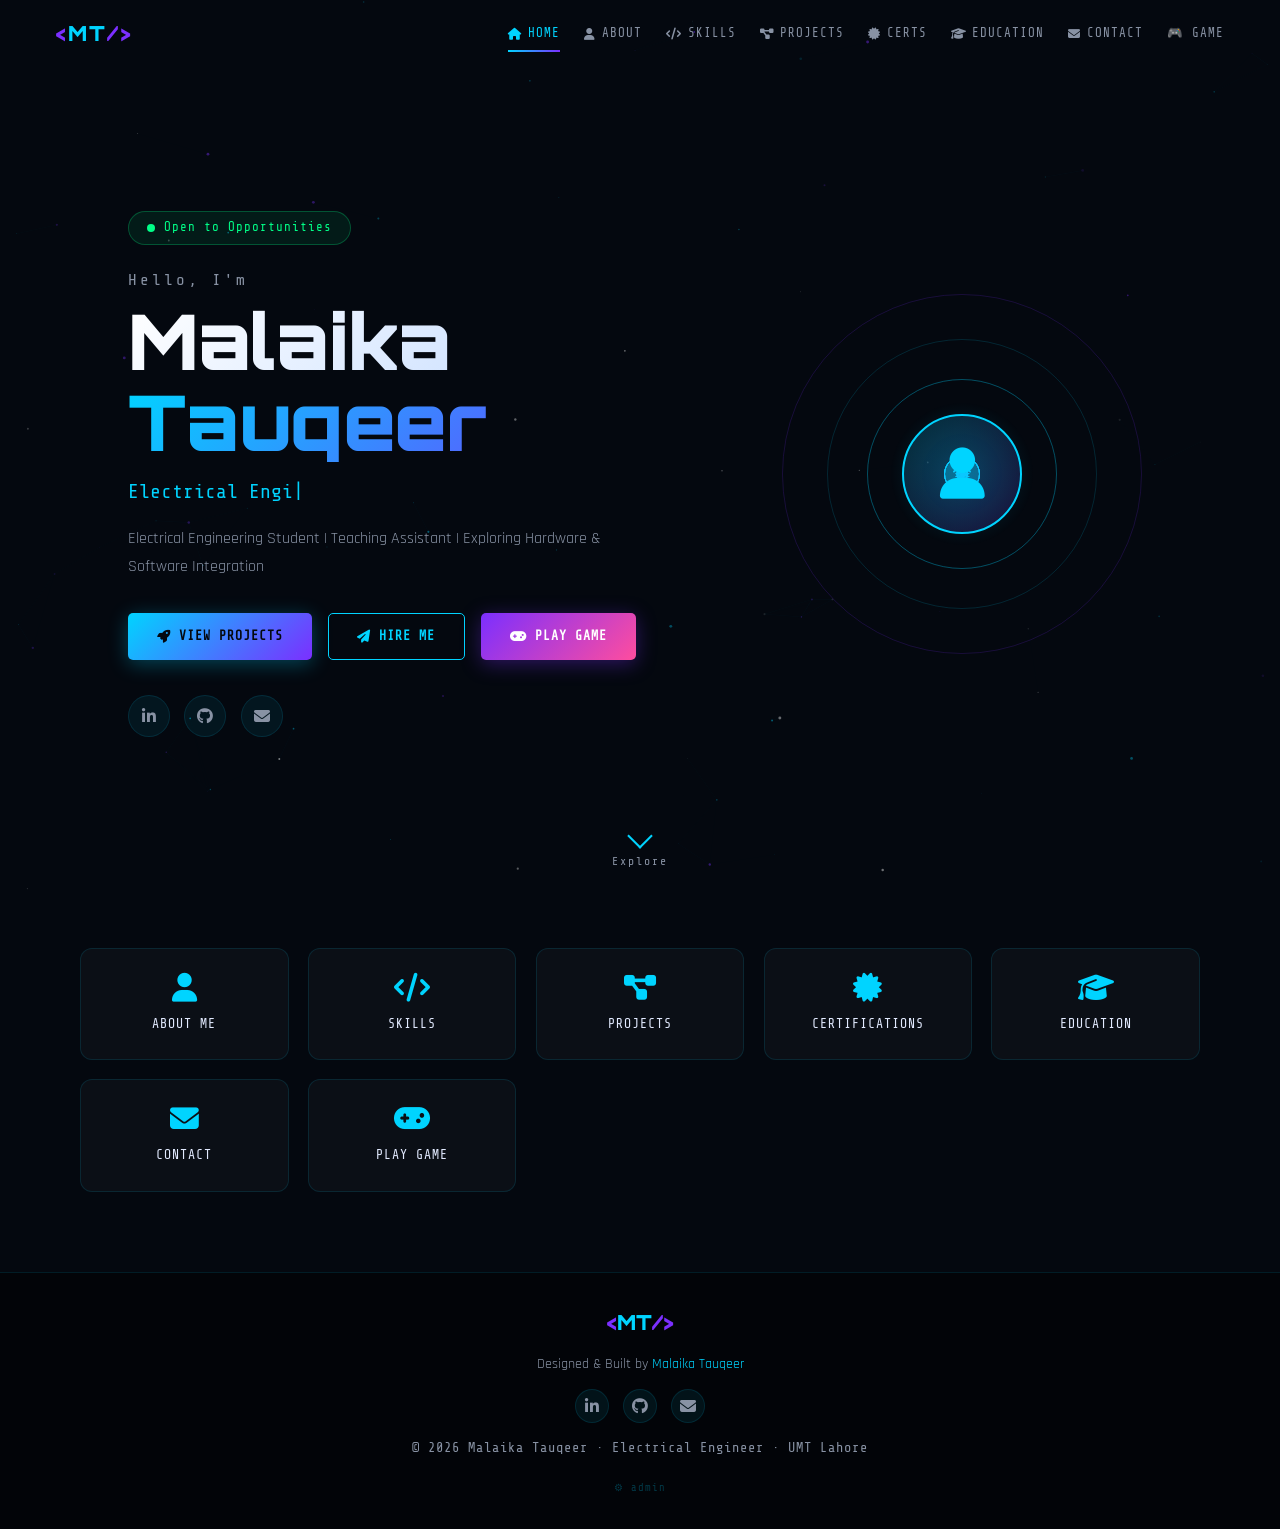
<file: index.html>
<!DOCTYPE html>
<html lang="en">
<head>
  <meta charset="UTF-8"/><meta name="viewport" content="width=device-width,initial-scale=1.0"/>
  <title>Malaika Tauqeer | Electrical Engineer</title>
  <link rel="stylesheet" href="styles.css"/>
  <link href="https://fonts.googleapis.com/css2?family=Orbitron:wght@400;700;900&family=Rajdhani:wght@300;400;600;700&family=Share+Tech+Mono&display=swap" rel="stylesheet"/>
  <link rel="stylesheet" href="https://cdnjs.cloudflare.com/ajax/libs/font-awesome/6.5.0/css/all.min.css"/>
</head>
<body>
<canvas id="bgCanvas"></canvas>

<section class="hero" id="home">
  <div class="hero-left">
    <div class="available-badge"><span class="dot"></span> Open to Opportunities</div>
    <p class="hi">Hello, I'm</p>
    <h1 class="hero-name">
      <span class="wt">Malaika</span>
      <span class="ct">Tauqeer</span>
    </h1>
    <div class="tw-wrap"><span id="typed"></span><span class="cur">|</span></div>
    <p class="hero-sub">Electrical Engineering Student | Teaching Assistant | Exploring Hardware &amp; Software Integration</p>
    <div class="hero-btns">
      <a href="projects.html" class="btn-prim"><i class="fas fa-rocket"></i> View Projects</a>
      <a href="contact.html" class="btn-out"><i class="fas fa-paper-plane"></i> Hire Me</a>
      <a href="game.html" class="btn-game"><i class="fas fa-gamepad"></i> Play Game</a>
    </div>
    <div class="socials">
      <a href="https://www.linkedin.com/in/malaika-tauqeer-a364b62b9" target="_blank" class="soc"><i class="fab fa-linkedin-in"></i></a>
      <a href="https://github.com/malaika-09" target="_blank" class="soc"><i class="fab fa-github"></i></a>
      <a href="mailto:malaikatauqeer00917@gmail.com" class="soc"><i class="fas fa-envelope"></i></a>
    </div>
  </div>
  <div class="hero-right">
    <div class="orbit-wrap">
      <div class="orb orb1"></div><div class="orb orb2"></div><div class="orb orb3"></div>
      <div class="avatar-box">
        <div class="avatar-inner"><i class="fas fa-user"></i></div>
        <div class="avatar-glow"></div>
      </div>
      <div class="od od1"><i class="fas fa-microchip"></i></div>
      <div class="od od2"><i class="fab fa-python"></i></div>
      <div class="od od3"><i class="fas fa-wifi"></i></div>
      <div class="od od4"><i class="fas fa-bolt"></i></div>
    </div>
  </div>
  <div class="scroll-hint"><div class="sarrow"></div><span>Explore</span></div>
</section>

<!-- Quick Nav Cards -->
<div style="position:relative;z-index:1;padding:0 5rem 5rem;">
  <div class="quick-nav">
    <a href="about.html" class="qn-card reveal"><i class="fas fa-user"></i><span>About Me</span></a>
    <a href="skills.html" class="qn-card reveal"><i class="fas fa-code"></i><span>Skills</span></a>
    <a href="projects.html" class="qn-card reveal"><i class="fas fa-diagram-project"></i><span>Projects</span></a>
    <a href="certifications.html" class="qn-card reveal"><i class="fas fa-certificate"></i><span>Certifications</span></a>
    <a href="education.html" class="qn-card reveal"><i class="fas fa-graduation-cap"></i><span>Education</span></a>
    <a href="contact.html" class="qn-card reveal"><i class="fas fa-envelope"></i><span>Contact</span></a>
    <a href="game.html" class="qn-card reveal"><i class="fas fa-gamepad"></i><span>Play Game</span></a>
  </div>
</div>

<footer class="footer">
  <div class="footer-in">
    <a href="index.html" class="footer-logo"><span class="bracket">&lt;</span>MT<span class="bracket">/&gt;</span></a>
    <p>Designed &amp; Built by <span class="cyan-text">Malaika Tauqeer</span></p>
    <div class="footer-socs">
      <a href="https://www.linkedin.com/in/malaika-tauqeer-a364b62b9" target="_blank"><i class="fab fa-linkedin-in"></i></a>
      <a href="https://github.com/malaika-09" target="_blank"><i class="fab fa-github"></i></a>
      <a href="mailto:malaikatauqeer00917@gmail.com"><i class="fas fa-envelope"></i></a>
    </div>
    <p class="copy">© 2026 Malaika Tauqeer · Electrical Engineer · UMT Lahore</p>
    <a href="admin.html" style="margin-top:.5rem;font-family:var(--fm);font-size:.65rem;color:rgba(0,212,255,.25);text-decoration:none;letter-spacing:1px;" title="Admin">⚙ admin</a>
  </div>
</footer>
<script src="nav.js"></script>
<script>
const phrases=['Electrical Engineer','IoT Developer','Embedded Systems Engineer','Python Developer','Teaching Assistant @ UMT','NTDC Engineer Intern','IEEE Student Member','Circuit Catalyst Intern','Problem Solver'];
let pi=0,ci=0,del=false;
const el=document.getElementById('typed');
function tw(){
  const c=phrases[pi];
  el.textContent=del?c.substring(0,ci--):c.substring(0,ci++);
  let s=del?45:95;
  if(!del&&ci>c.length){s=1800;del=true;}
  else if(del&&ci<0){del=false;pi=(pi+1)%phrases.length;s=350;}
  setTimeout(tw,s);
}
tw();
const ow=document.querySelector('.orbit-wrap');
if(ow) document.addEventListener('mousemove',e=>{
  const x=(e.clientX/window.innerWidth-.5)*18;
  const y=(e.clientY/window.innerHeight-.5)*18;
  ow.style.transform=`translate(${x}px,${y}px)`;
});

// Secret admin access — also via Konami-style: press 'A' 3 times
let aPress=0, aTimer;
document.addEventListener('keydown', e=>{
  if(e.key==='a'||e.key==='A'){
    aPress++; clearTimeout(aTimer);
    aTimer=setTimeout(()=>aPress=0, 1000);
    if(aPress>=3){ window.location.href='admin.html'; }
  }
});
</script>
</body>
</html>
</file>
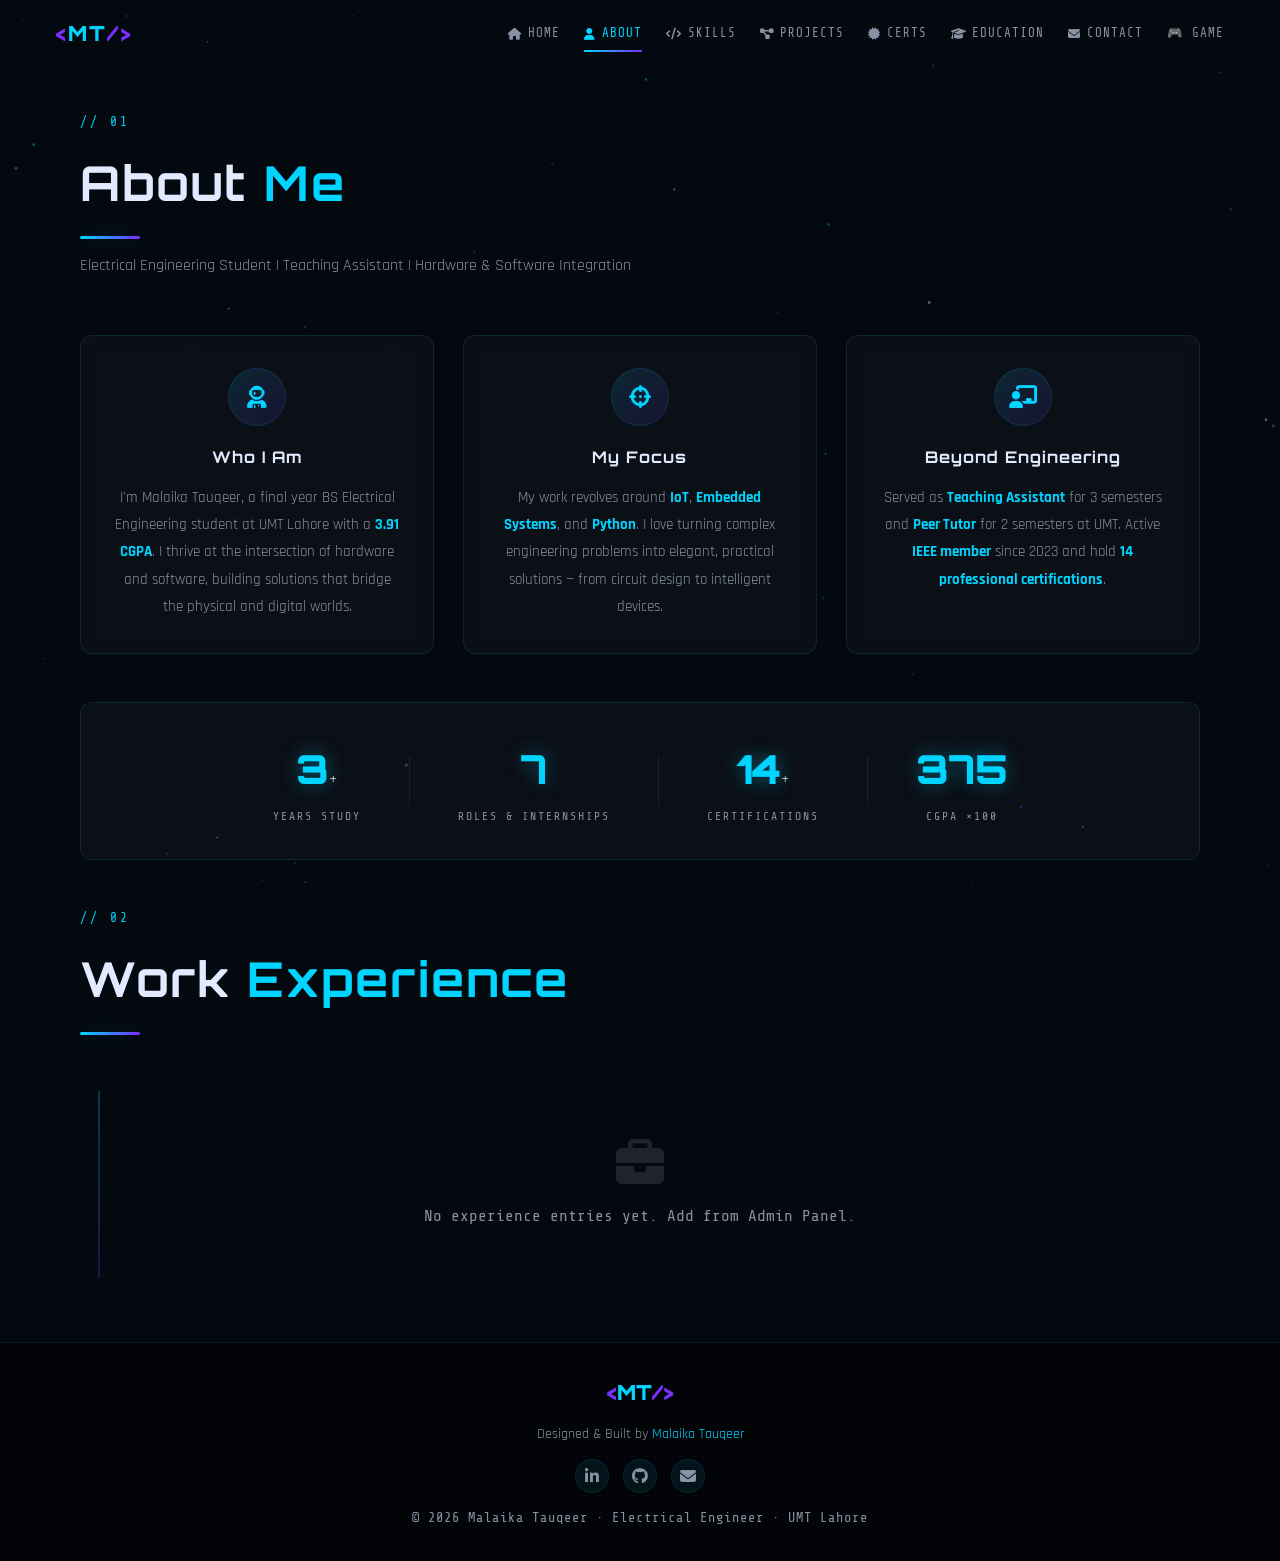
<file: about.html>
<!DOCTYPE html>
<html lang="en">
<head>
  <meta charset="UTF-8"/><meta name="viewport" content="width=device-width,initial-scale=1.0"/>
  <title>About | Malaika Tauqeer</title>
  <link rel="stylesheet" href="styles.css"/>
  <link href="https://fonts.googleapis.com/css2?family=Orbitron:wght@400;700;900&family=Rajdhani:wght@300;400;600;700&family=Share+Tech+Mono&display=swap" rel="stylesheet"/>
  <link rel="stylesheet" href="https://cdnjs.cloudflare.com/ajax/libs/font-awesome/6.5.0/css/all.min.css"/>
</head>
<body>
<canvas id="bgCanvas"></canvas>
<div class="page">

  <!-- About Header -->
  <div class="pg-head reveal">
    <span class="pg-tag">// 01</span>
    <h1 class="pg-title">About <span class="cyan-text">Me</span></h1>
    <div class="pg-line"></div>
    <p class="pg-sub">Electrical Engineering Student | Teaching Assistant | Hardware &amp; Software Integration</p>
  </div>

  <!-- About Cards -->
  <div class="about-grid">
    <div class="acard glass reveal">
      <div class="aicon"><i class="fas fa-user-astronaut"></i></div>
      <h3>Who I Am</h3>
      <p>I'm Malaika Tauqeer, a final year BS Electrical Engineering student at UMT Lahore with a <strong>3.91 CGPA</strong>. I thrive at the intersection of hardware and software, building solutions that bridge the physical and digital worlds.</p>
    </div>
    <div class="acard glass reveal">
      <div class="aicon"><i class="fas fa-crosshairs"></i></div>
      <h3>My Focus</h3>
      <p>My work revolves around <strong>IoT</strong>, <strong>Embedded Systems</strong>, and <strong>Python</strong>. I love turning complex engineering problems into elegant, practical solutions — from circuit design to intelligent devices.</p>
    </div>
    <div class="acard glass reveal">
      <div class="aicon"><i class="fas fa-chalkboard-teacher"></i></div>
      <h3>Beyond Engineering</h3>
      <p>Served as <strong>Teaching Assistant</strong> for 3 semesters and <strong>Peer Tutor</strong> for 2 semesters at UMT. Active <strong>IEEE member</strong> since 2023 and hold <strong>14 professional certifications</strong>.</p>
    </div>
  </div>

  <!-- Stats -->
  <div class="stats-row reveal" style="margin-bottom:3rem;">
    <div class="stat"><span class="snum" data-t="3">0</span>+<div class="slabel">Years Study</div></div>
    <div class="sdiv"></div>
    <div class="stat"><span class="snum" data-t="7">0</span><div class="slabel">Roles & Internships</div></div>
    <div class="sdiv"></div>
    <div class="stat"><span class="snum" data-t="14">0</span>+<div class="slabel">Certifications</div></div>
    <div class="sdiv"></div>
    <div class="stat"><span class="snum" data-t="391">0</span><div class="slabel">CGPA ×100</div></div>
  </div>

  <!-- Experience — DYNAMIC from admin panel -->
  <div class="pg-head reveal" style="margin-top:1rem;">
    <span class="pg-tag">// 02</span>
    <h2 class="pg-title">Work <span class="cyan-text">Experience</span></h2>
    <div class="pg-line"></div>
  </div>
  <div class="exp-timeline" id="expContainer"></div>

</div><!-- end page -->

<footer class="footer">
  <div class="footer-in">
    <a href="index.html" class="footer-logo"><span class="bracket">&lt;</span>MT<span class="bracket">/&gt;</span></a>
    <p>Designed &amp; Built by <span class="cyan-text">Malaika Tauqeer</span></p>
    <div class="footer-socs">
      <a href="https://www.linkedin.com/in/malaika-tauqeer-a364b62b9" target="_blank"><i class="fab fa-linkedin-in"></i></a>
      <a href="https://github.com/malaika-09" target="_blank"><i class="fab fa-github"></i></a>
      <a href="mailto:malaikatauqeer00917@gmail.com"><i class="fas fa-envelope"></i></a>
    </div>
    <p class="copy">© 2026 Malaika Tauqeer · Electrical Engineer · UMT Lahore</p>
  </div>
</footer>

<script src="nav.js"></script>
<script>
document.addEventListener('DOMContentLoaded', () => {
  const data = JSON.parse(localStorage.getItem('mt_experience') || '[]');
  const container = document.getElementById('expContainer');
  if (!container) return;

  if (!data.length) {
    container.innerHTML = `
      <div style="text-align:center;padding:3rem;color:var(--muted);">
        <i class="fas fa-briefcase" style="font-size:3rem;opacity:.2;display:block;margin-bottom:1rem;"></i>
        <p style="font-family:var(--fm);">No experience entries yet. Add from Admin Panel.</p>
      </div>`;
    return;
  }

  container.innerHTML = data.map(e => `
    <div class="exp-item reveal">
      <div class="exp-dot"></div>
      <div class="exp-card glass">
        <div class="exp-top">
          <div class="exp-icon"><i class="${e.icon || 'fas fa-briefcase'}"></i></div>
          <div class="exp-meta">
            <h3>${e.title}</h3>
            <span class="exp-company">${e.company}</span>
            <span class="exp-date"><i class="fas fa-calendar"></i> ${e.duration}</span>
          </div>
          ${e.badgeLabel ? `<span class="exp-badge ${e.badge || ''}">${e.badgeLabel}</span>` : ''}
        </div>
        <p>${e.desc}</p>
        <div class="exp-tags">${(e.tags || []).map(t => `<span>${t}</span>`).join('')}</div>
      </div>
    </div>`).join('');

  // Animate new elements
  const obs = new IntersectionObserver(entries => {
    entries.forEach(en => {
      if (en.isIntersecting) { en.target.classList.add('visible'); obs.unobserve(en.target); }
    });
  }, { threshold: 0.1 });
  container.querySelectorAll('.reveal').forEach(el => obs.observe(el));
});
</script>
</body>
</html>
</file>
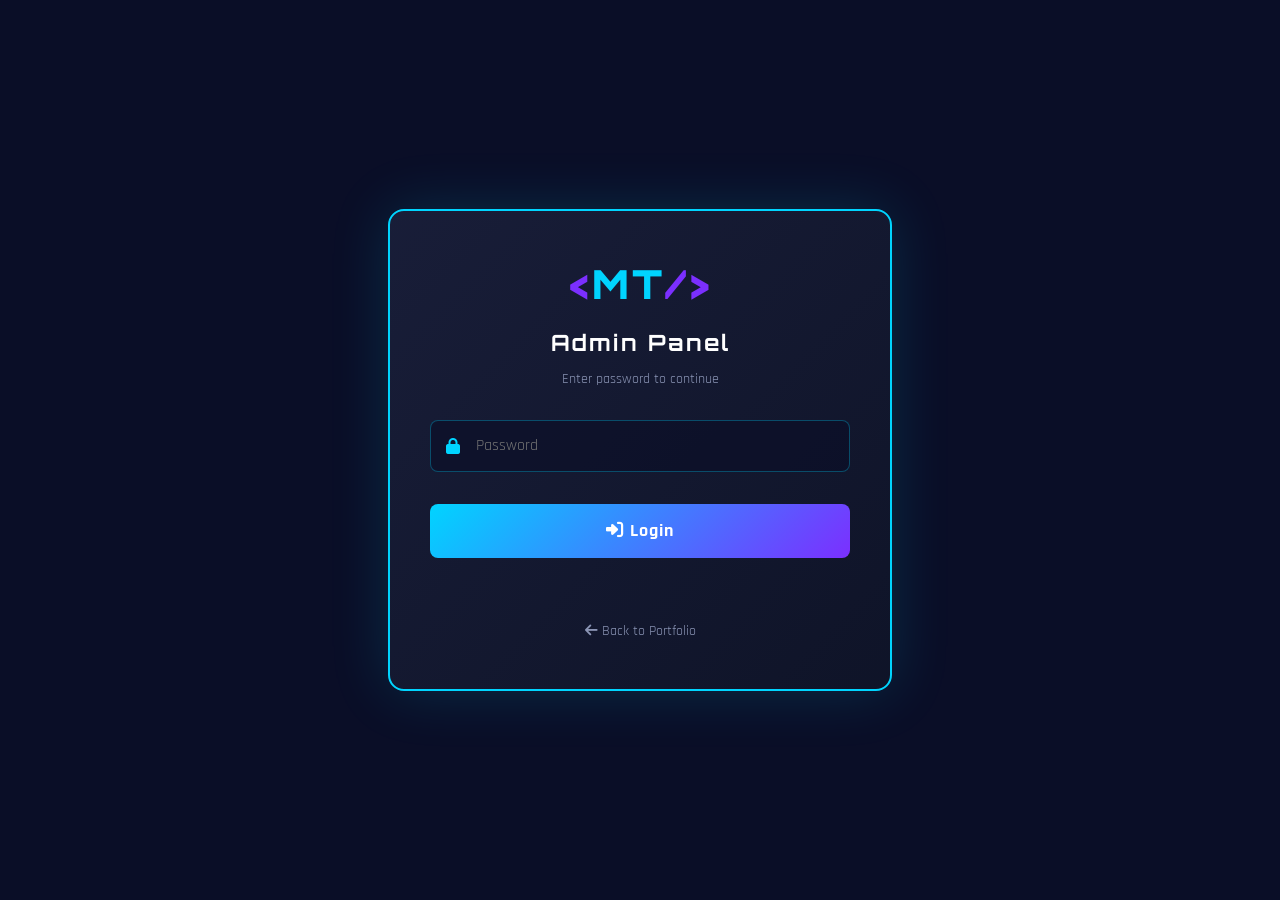
<file: admin.html>
<!DOCTYPE html>
<html lang="en">
<head>
  <meta charset="UTF-8"/>
  <meta name="viewport" content="width=device-width,initial-scale=1.0"/>
  <title>Admin Panel | Malaika Tauqeer</title>
  <link href="https://fonts.googleapis.com/css2?family=Orbitron:wght@400;700;900&family=Rajdhani:wght@300;400;600;700&family=Share+Tech+Mono&display=swap" rel="stylesheet"/>
  <link rel="stylesheet" href="https://cdnjs.cloudflare.com/ajax/libs/font-awesome/6.5.0/css/all.min.css"/>
  <style>
    body { 
      margin: 0; 
      background: #0a0e27; 
      color: #fff; 
      font-family: 'Rajdhani', sans-serif;
      display: flex;
      align-items: center;
      justify-content: center;
      min-height: 100vh;
    }
    .login-box {
      background: linear-gradient(135deg, rgba(26,31,58,0.9), rgba(15,20,40,0.95));
      border: 2px solid #00d4ff;
      border-radius: 16px;
      padding: 3rem 2.5rem;
      text-align: center;
      max-width: 420px;
      width: 90%;
      box-shadow: 0 0 60px rgba(0,212,255,0.15);
    }
    .logo { 
      font-family: 'Orbitron', monospace; 
      font-size: 2.5rem; 
      font-weight: 900;
      color: #00d4ff; 
      letter-spacing: 3px; 
      margin-bottom: 1rem; 
    }
    .bracket { color: #7b2fff; }
    h2 { 
      font-family: 'Orbitron', sans-serif; 
      font-size: 1.4rem; 
      letter-spacing: 2px; 
      margin-bottom: 0.5rem;
      color: #fff;
    }
    .subtitle { 
      color: #8b95b5; 
      font-size: 0.9rem; 
      margin-bottom: 2rem; 
    }
    .input-wrap {
      position: relative;
      margin-bottom: 1.5rem;
    }
    .input-wrap i {
      position: absolute;
      left: 1rem;
      top: 50%;
      transform: translateY(-50%);
      color: #00d4ff;
    }
    input { 
      width: 100%; 
      padding: 0.9rem 1rem 0.9rem 2.8rem;
      background: rgba(10,14,39,0.6);
      border: 1px solid rgba(0,212,255,0.3);
      color: #fff;
      border-radius: 8px;
      font-size: 1rem;
      font-family: 'Rajdhani', sans-serif;
      box-sizing: border-box;
      transition: all 0.3s;
    }
    input:focus { 
      outline: none;
      border-color: #00d4ff;
      box-shadow: 0 0 20px rgba(0,212,255,0.3);
    }
    button {
      width: 100%;
      background: linear-gradient(135deg, #00d4ff, #7b2fff);
      color: #fff;
      border: none;
      padding: 1rem;
      border-radius: 8px;
      cursor: pointer;
      font-size: 1.1rem;
      font-weight: 700;
      font-family: 'Rajdhani', sans-serif;
      letter-spacing: 1px;
      margin-top: 0.5rem;
      transition: all 0.3s;
    }
    button:hover { 
      transform: translateY(-2px);
      box-shadow: 0 8px 25px rgba(0,212,255,0.4);
    }
    .message { 
      margin-top: 1rem; 
      font-size: 0.95rem;
      min-height: 1.5rem;
    }
    .success { color: #00ff88; }
    .error { color: #ff6b6b; }
    .back-link {
      display: inline-block;
      margin-top: 1.5rem;
      color: #8b95b5;
      text-decoration: none;
      font-size: 0.9rem;
      transition: color 0.3s;
    }
    .back-link:hover { color: #00d4ff; }
  </style>
</head>
<body>
  <div class="login-box">
    <div class="logo"><span class="bracket">&lt;</span>MT<span class="bracket">/&gt;</span></div>
    <h2>Admin Panel</h2>
    <p class="subtitle">Enter password to continue</p>
    
    <div class="input-wrap">
      <i class="fas fa-lock"></i>
      <input type="password" id="pw" placeholder="Password" />
    </div>
    
    <button onclick="checkPassword()"><i class="fas fa-sign-in-alt"></i> Login</button>
    <div id="message" class="message"></div>
    
    <a href="index.html" class="back-link"><i class="fas fa-arrow-left"></i> Back to Portfolio</a>
  </div>

  <script>
    const DEFAULT_PASSWORD = 'malaika2026';
    
    function checkPassword() {
      const pw = document.getElementById('pw').value;
      const msg = document.getElementById('message');
      
      if (pw === DEFAULT_PASSWORD) {
        msg.innerHTML = '<i class="fas fa-check-circle"></i> Login successful! Access granted.';
        msg.className = 'message success';
        setTimeout(() => {
          alert('Admin panel features will be added soon. Redirecting to portfolio...');
          window.location.href = 'index.html';
        }, 1000);
      } else {
        msg.innerHTML = '<i class="fas fa-times-circle"></i> Incorrect password. Try again.';
        msg.className = 'message error';
      }
    }
    
    // Enter key support
    document.getElementById('pw').addEventListener('keypress', (e) => {
      if (e.key === 'Enter') checkPassword();
    });
  </script>
</body>
</html>
</file>
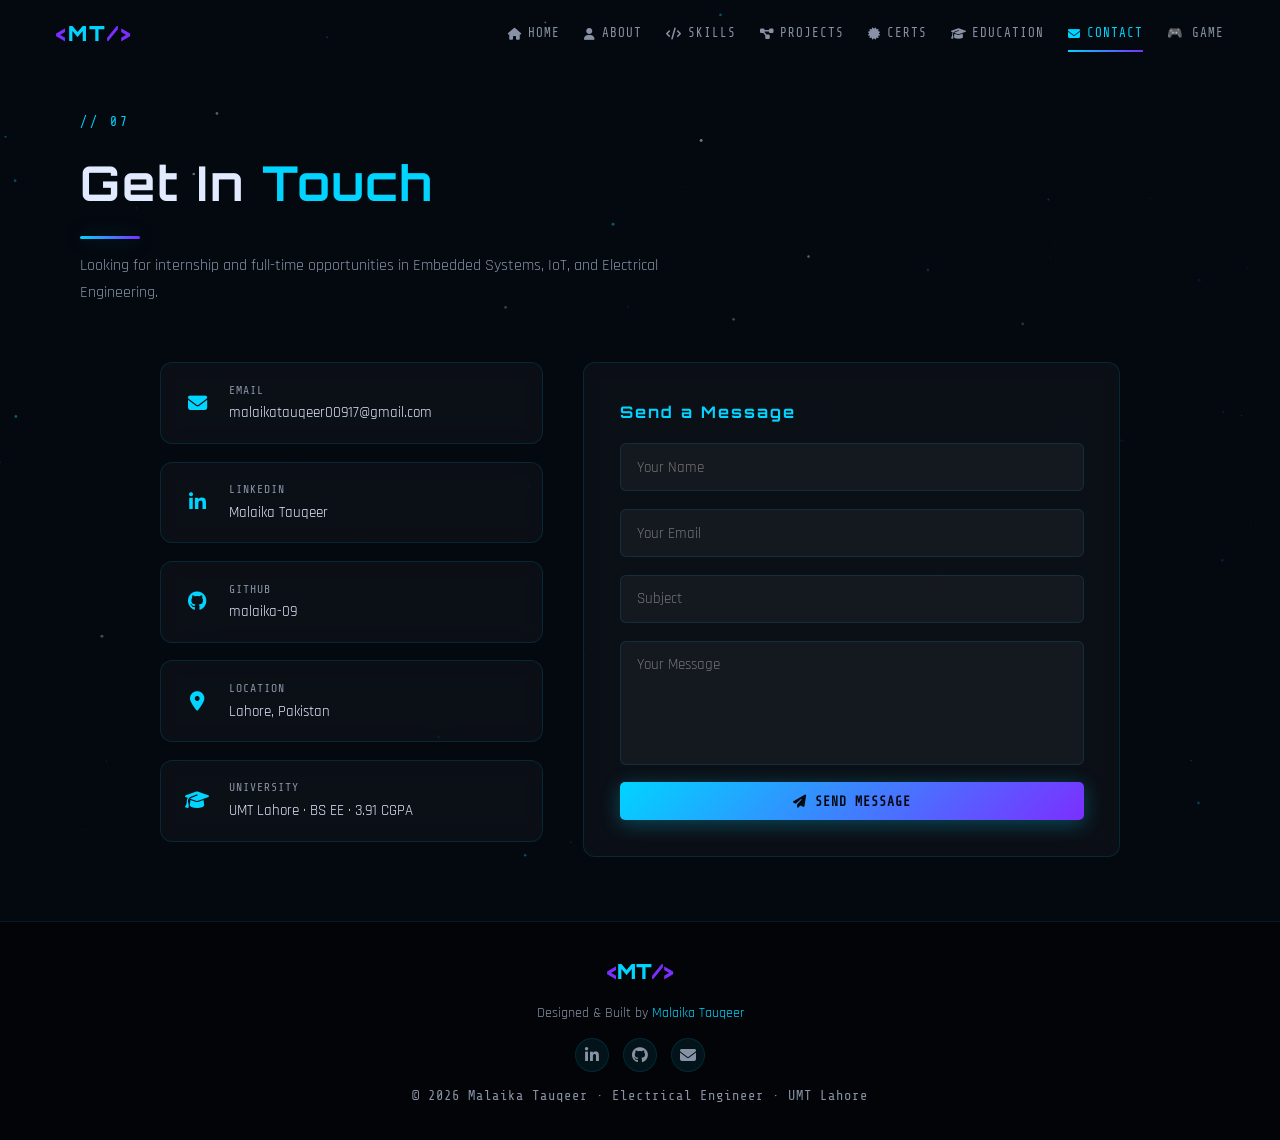
<file: contact.html>
<!DOCTYPE html>
<html lang="en">
<head>
  <meta charset="UTF-8"/><meta name="viewport" content="width=device-width,initial-scale=1.0"/>
  <title>Contact | Malaika Tauqeer</title>
  <link rel="stylesheet" href="styles.css"/>
  <link href="https://fonts.googleapis.com/css2?family=Orbitron:wght@400;700;900&family=Rajdhani:wght@300;400;600;700&family=Share+Tech+Mono&display=swap" rel="stylesheet"/>
  <link rel="stylesheet" href="https://cdnjs.cloudflare.com/ajax/libs/font-awesome/6.5.0/css/all.min.css"/>
</head>
<body>
<canvas id="bgCanvas"></canvas>
<div class="page">
  <div class="pg-head reveal">
    <span class="pg-tag">// 07</span>
    <h1 class="pg-title">Get In <span class="cyan-text">Touch</span></h1>
    <div class="pg-line"></div>
    <p class="pg-sub">Looking for internship and full-time opportunities in Embedded Systems, IoT, and Electrical Engineering.</p>
  </div>

  <div class="contact-wrap">
    <div class="contact-left reveal">
      <div class="cc glass">
        <i class="fas fa-envelope"></i>
        <div><span>Email</span><a href="mailto:malaikatauqeer00917@gmail.com">malaikatauqeer00917@gmail.com</a></div>
      </div>
      <div class="cc glass">
        <i class="fab fa-linkedin-in"></i>
        <div><span>LinkedIn</span><a href="https://www.linkedin.com/in/malaika-tauqeer-a364b62b9" target="_blank">Malaika Tauqeer</a></div>
      </div>
      <div class="cc glass">
        <i class="fab fa-github"></i>
        <div><span>GitHub</span><a href="https://github.com/malaika-09" target="_blank">malaika-09</a></div>
      </div>
      <div class="cc glass">
        <i class="fas fa-map-marker-alt"></i>
        <div><span>Location</span><a>Lahore, Pakistan</a></div>
      </div>
      <div class="cc glass">
        <i class="fas fa-graduation-cap"></i>
        <div><span>University</span><a>UMT Lahore · BS EE · 3.91 CGPA</a></div>
      </div>
    </div>
    <form class="contact-form glass reveal" id="cForm">
      <h3>Send a Message</h3>
      <input type="text" placeholder="Your Name" required/>
      <input type="email" placeholder="Your Email" required/>
      <input type="text" placeholder="Subject"/>
      <textarea rows="5" placeholder="Your Message" required></textarea>
      <button type="submit" class="btn-prim btn-full"><i class="fas fa-paper-plane"></i> Send Message</button>
    </form>
  </div>
</div>

<footer class="footer">
  <div class="footer-in">
    <a href="index.html" class="footer-logo"><span class="bracket">&lt;</span>MT<span class="bracket">/&gt;</span></a>
    <p>Designed &amp; Built by <span class="cyan-text">Malaika Tauqeer</span></p>
    <div class="footer-socs">
      <a href="https://www.linkedin.com/in/malaika-tauqeer-a364b62b9" target="_blank"><i class="fab fa-linkedin-in"></i></a>
      <a href="https://github.com/malaika-09" target="_blank"><i class="fab fa-github"></i></a>
      <a href="mailto:malaikatauqeer00917@gmail.com"><i class="fas fa-envelope"></i></a>
    </div>
    <p class="copy">© 2026 Malaika Tauqeer · Electrical Engineer · UMT Lahore</p>
  </div>
</footer>
<script src="nav.js"></script>
<script>
document.getElementById('cForm').addEventListener('submit',function(e){
  e.preventDefault();
  const btn=this.querySelector('button');
  btn.innerHTML='<i class="fas fa-check"></i> Sent!';
  btn.style.background='linear-gradient(135deg,#00ff88,#00d4ff)';
  btn.disabled=true;
  setTimeout(()=>{btn.innerHTML='<i class="fas fa-paper-plane"></i> Send Message';btn.style.background='';btn.disabled=false;this.reset();},3000);
});
</script>
</body>
</html>
</file>
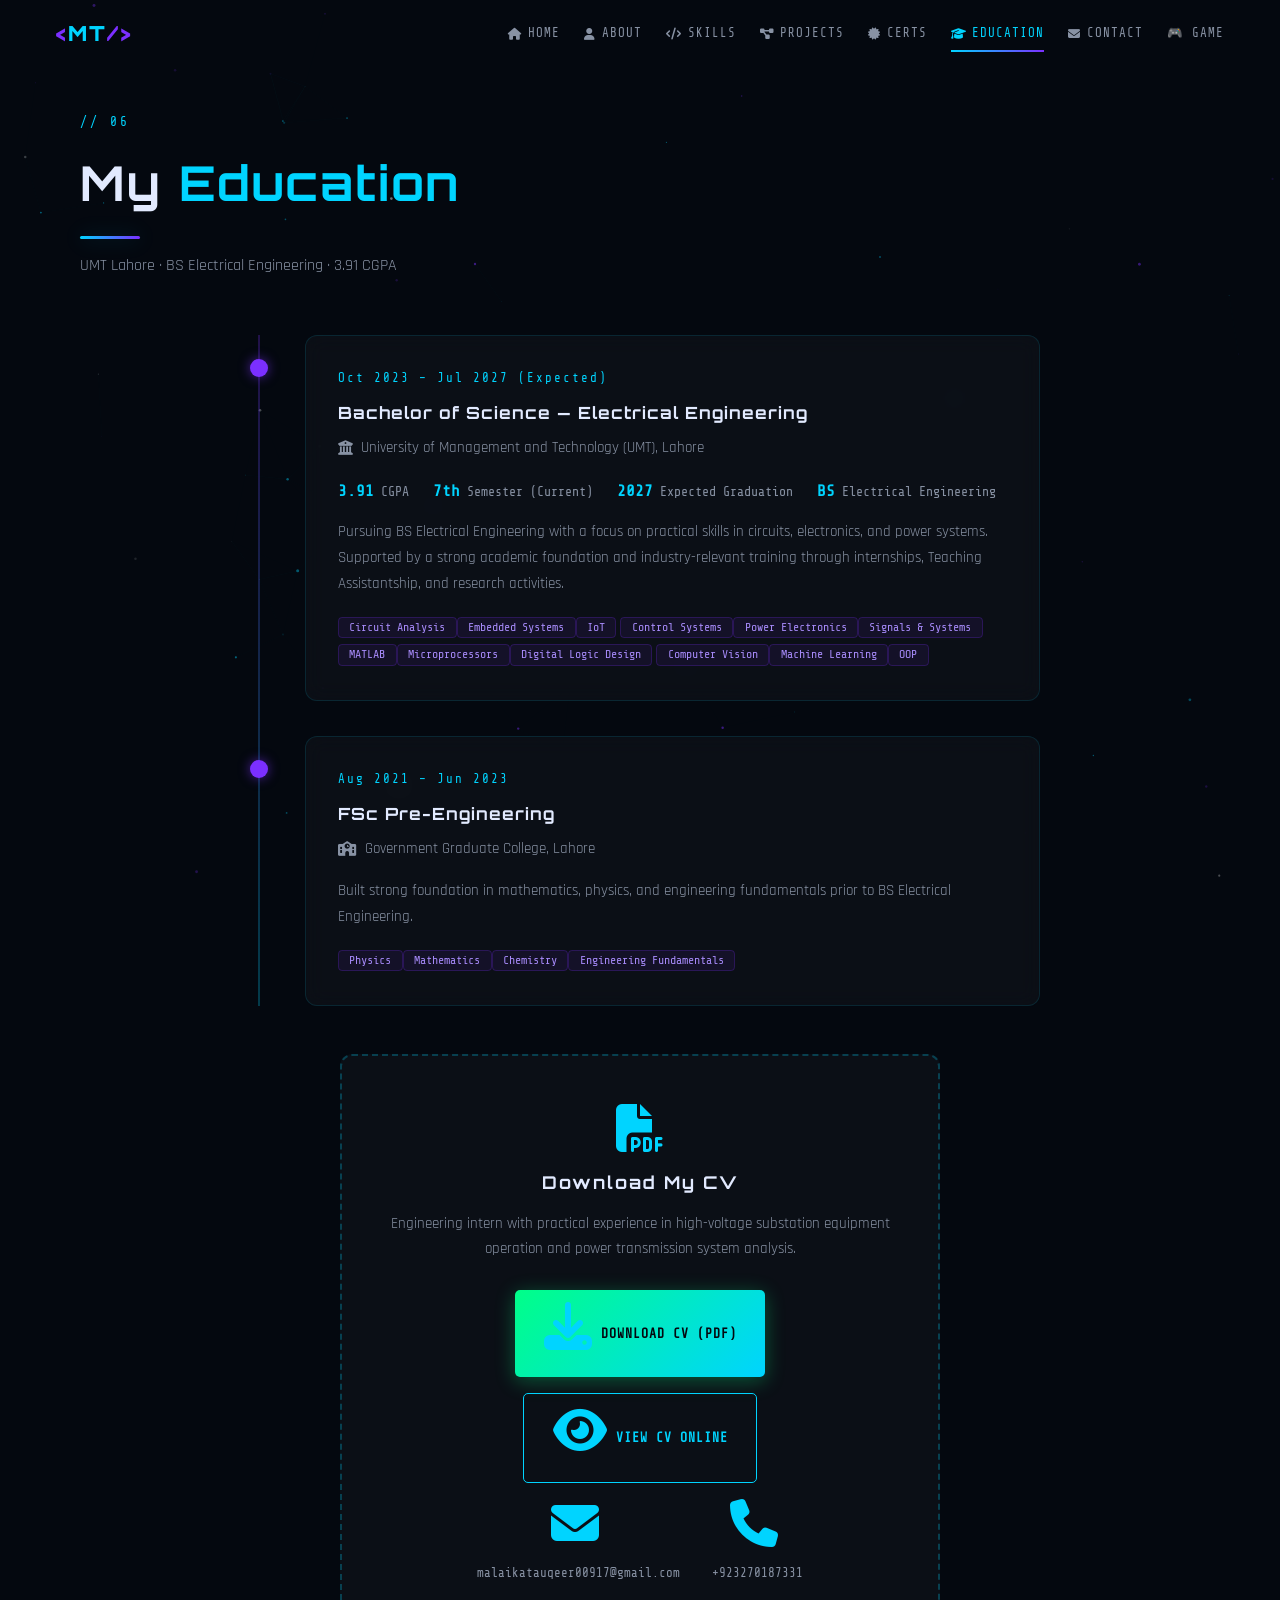
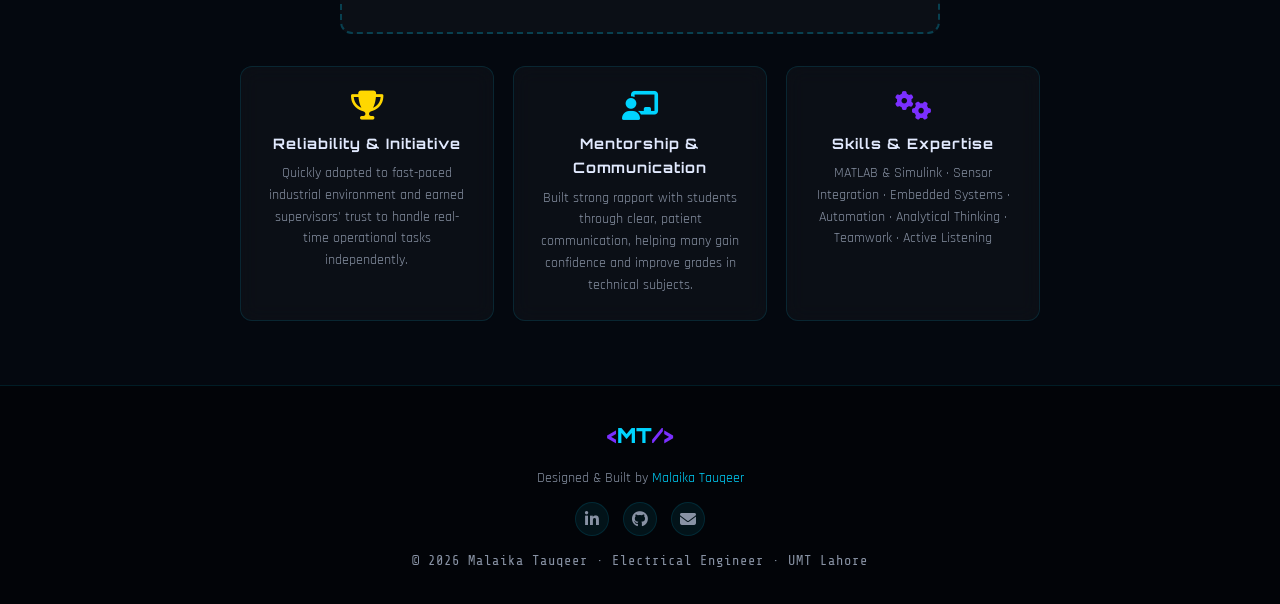
<file: education.html>
<!DOCTYPE html>
<html lang="en">
<head>
  <meta charset="UTF-8"/><meta name="viewport" content="width=device-width,initial-scale=1.0"/>
  <title>Education | Malaika Tauqeer</title>
  <link rel="stylesheet" href="styles.css"/>
  <link href="https://fonts.googleapis.com/css2?family=Orbitron:wght@400;700;900&family=Rajdhani:wght@300;400;600;700&family=Share+Tech+Mono&display=swap" rel="stylesheet"/>
  <link rel="stylesheet" href="https://cdnjs.cloudflare.com/ajax/libs/font-awesome/6.5.0/css/all.min.css"/>
</head>
<body>
<canvas id="bgCanvas"></canvas>
<div class="page">
  <div class="pg-head reveal">
    <span class="pg-tag">// 06</span>
    <h1 class="pg-title">My <span class="cyan-text">Education</span></h1>
    <div class="pg-line"></div>
    <p class="pg-sub">UMT Lahore · BS Electrical Engineering · 3.91 CGPA</p>
  </div>

  <div class="edu-timeline">
    <div class="edu-item reveal">
      <div class="edu-dot"></div>
      <div class="edu-card glass">
        <span class="edu-year">Oct 2023 – Jul 2027 (Expected)</span>
        <h3>Bachelor of Science — Electrical Engineering</h3>
        <p class="edu-place"><i class="fas fa-university"></i> University of Management and Technology (UMT), Lahore</p>
        <div class="edu-stats">
          <span class="edu-stat"><strong>3.91</strong> CGPA</span>
          <span class="edu-stat"><strong>7th</strong> Semester (Current)</span>
          <span class="edu-stat"><strong>2027</strong> Expected Graduation</span>
          <span class="edu-stat"><strong>BS</strong> Electrical Engineering</span>
        </div>
        <p>Pursuing BS Electrical Engineering with a focus on practical skills in circuits, electronics, and power systems. Supported by a strong academic foundation and industry-relevant training through internships, Teaching Assistantship, and research activities.</p>
        <div class="edu-tags">
          <span>Circuit Analysis</span><span>Embedded Systems</span><span>IoT</span>
          <span>Control Systems</span><span>Power Electronics</span><span>Signals &amp; Systems</span>
          <span>MATLAB</span><span>Microprocessors</span><span>Digital Logic Design</span>
          <span>Computer Vision</span><span>Machine Learning</span><span>OOP</span>
        </div>
      </div>
    </div>
    <div class="edu-item reveal">
      <div class="edu-dot"></div>
      <div class="edu-card glass">
        <span class="edu-year">Aug 2021 – Jun 2023</span>
        <h3>FSc Pre-Engineering</h3>
        <p class="edu-place"><i class="fas fa-school"></i> Government Graduate College, Lahore</p>
        <p>Built strong foundation in mathematics, physics, and engineering fundamentals prior to BS Electrical Engineering.</p>
        <div class="edu-tags"><span>Physics</span><span>Mathematics</span><span>Chemistry</span><span>Engineering Fundamentals</span></div>
      </div>
    </div>
  </div>

  <!-- Resume Download -->
  <div class="resume-box reveal">
    <i class="fas fa-file-pdf"></i>
    <h3>Download My CV</h3>
    <p>Engineering intern with practical experience in high-voltage substation equipment operation and power transmission system analysis.</p>
    <div style="display:flex;gap:1rem;justify-content:center;flex-wrap:wrap;margin-bottom:1rem;">
      <a href="resume.pdf" download="Malaika_Tauqeer_CV.pdf" class="btn-dl">
        <i class="fas fa-download"></i> Download CV (PDF)
      </a>
      <a href="resume.pdf" target="_blank" class="btn-out">
        <i class="fas fa-eye"></i> View CV Online
      </a>
    </div>
    <div style="display:flex;gap:2rem;justify-content:center;flex-wrap:wrap;margin-top:1rem;">
      <span style="font-family:var(--fm);font-size:.78rem;color:var(--muted);"><i class="fas fa-envelope" style="color:var(--cyan);margin-right:.4rem;"></i>malaikatauqeer00917@gmail.com</span>
      <span style="font-family:var(--fm);font-size:.78rem;color:var(--muted);"><i class="fas fa-phone" style="color:var(--cyan);margin-right:.4rem;"></i>+923270187331</span>
    </div>
  </div>

  <!-- CV Highlights -->
  <div style="max-width:800px;margin:2rem auto 0;display:grid;grid-template-columns:repeat(auto-fit,minmax(220px,1fr));gap:1.2rem;">
    <div class="glass reveal" style="padding:1.5rem;text-align:center;">
      <i class="fas fa-trophy" style="font-size:1.8rem;color:var(--yellow);margin-bottom:.7rem;display:block;"></i>
      <h4 style="font-family:var(--fh);font-size:.9rem;margin-bottom:.5rem;letter-spacing:1px;">Reliability &amp; Initiative</h4>
      <p style="color:var(--muted);font-size:.85rem;line-height:1.6;">Quickly adapted to fast-paced industrial environment and earned supervisors' trust to handle real-time operational tasks independently.</p>
    </div>
    <div class="glass reveal" style="padding:1.5rem;text-align:center;">
      <i class="fas fa-chalkboard-teacher" style="font-size:1.8rem;color:var(--cyan);margin-bottom:.7rem;display:block;"></i>
      <h4 style="font-family:var(--fh);font-size:.9rem;margin-bottom:.5rem;letter-spacing:1px;">Mentorship &amp; Communication</h4>
      <p style="color:var(--muted);font-size:.85rem;line-height:1.6;">Built strong rapport with students through clear, patient communication, helping many gain confidence and improve grades in technical subjects.</p>
    </div>
    <div class="glass reveal" style="padding:1.5rem;text-align:center;">
      <i class="fas fa-cogs" style="font-size:1.8rem;color:var(--purple);margin-bottom:.7rem;display:block;"></i>
      <h4 style="font-family:var(--fh);font-size:.9rem;margin-bottom:.5rem;letter-spacing:1px;">Skills &amp; Expertise</h4>
      <p style="color:var(--muted);font-size:.85rem;line-height:1.6;">MATLAB &amp; Simulink · Sensor Integration · Embedded Systems · Automation · Analytical Thinking · Teamwork · Active Listening</p>
    </div>
  </div>
</div>

<footer class="footer">
  <div class="footer-in">
    <a href="index.html" class="footer-logo"><span class="bracket">&lt;</span>MT<span class="bracket">/&gt;</span></a>
    <p>Designed &amp; Built by <span class="cyan-text">Malaika Tauqeer</span></p>
    <div class="footer-socs">
      <a href="https://www.linkedin.com/in/malaika-tauqeer-a364b62b9" target="_blank"><i class="fab fa-linkedin-in"></i></a>
      <a href="https://github.com/malaika-09" target="_blank"><i class="fab fa-github"></i></a>
      <a href="mailto:malaikatauqeer00917@gmail.com"><i class="fas fa-envelope"></i></a>
    </div>
    <p class="copy">© 2026 Malaika Tauqeer · Electrical Engineer · UMT Lahore</p>
  </div>
</footer>
<script src="nav.js"></script>
</body>
</html>
</file>
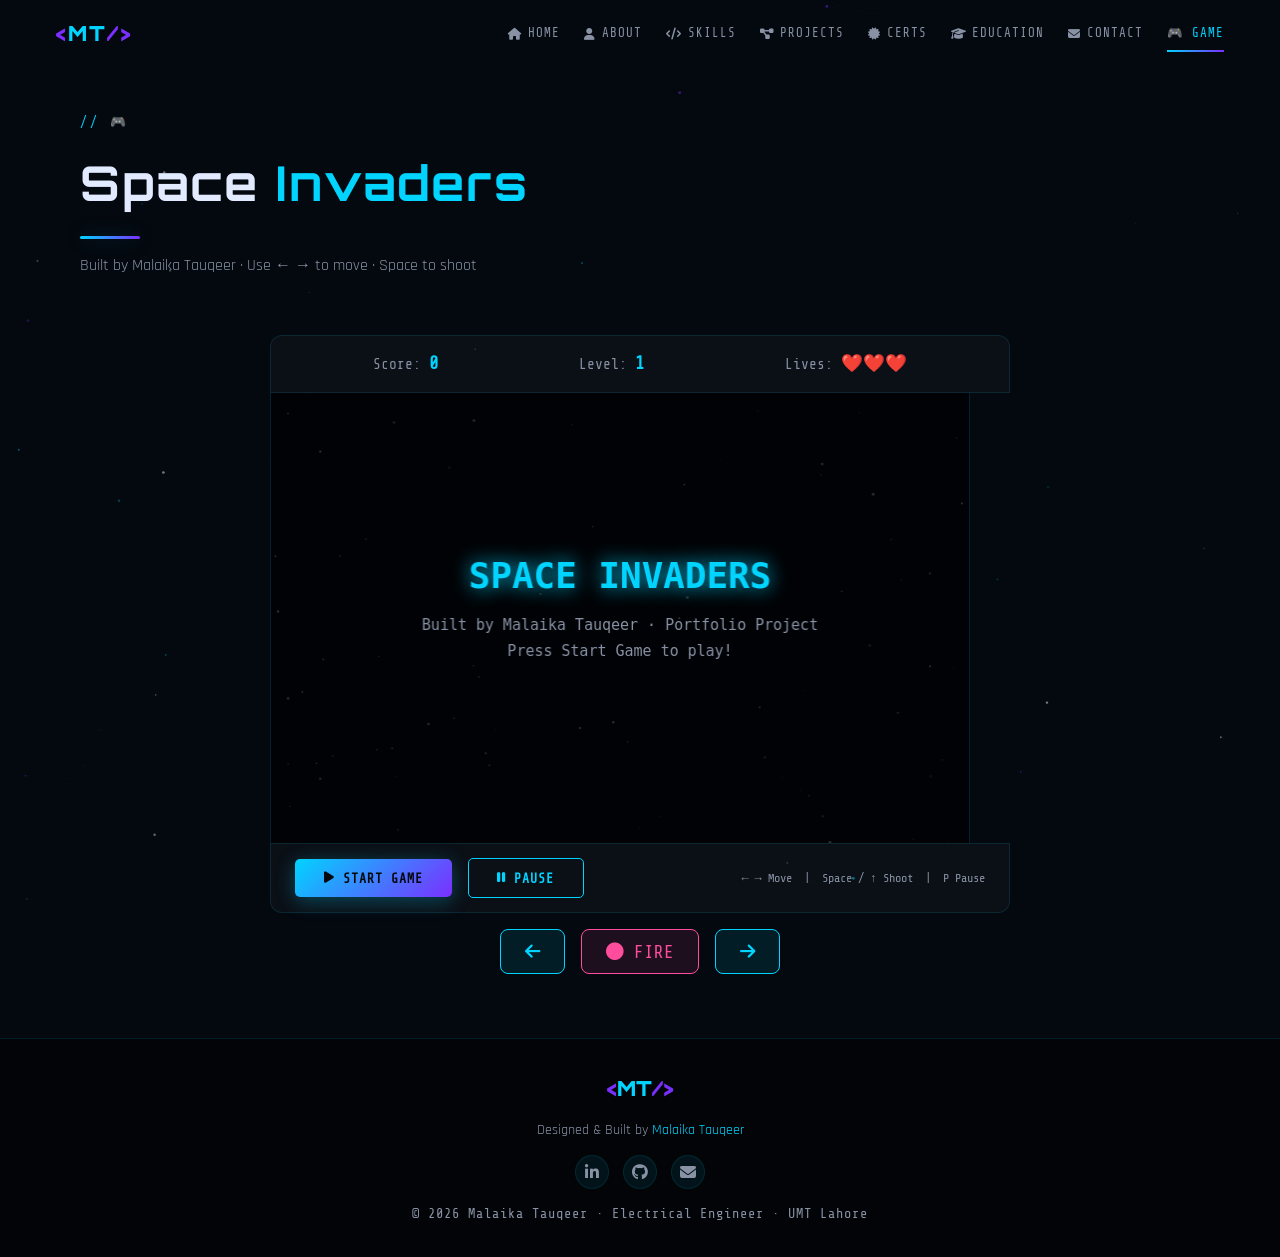
<file: game.html>
<!DOCTYPE html>
<html lang="en">
<head>
  <meta charset="UTF-8"/><meta name="viewport" content="width=device-width,initial-scale=1.0"/>
  <title>Space Invaders | Malaika Tauqeer</title>
  <link rel="stylesheet" href="styles.css"/>
  <link href="https://fonts.googleapis.com/css2?family=Orbitron:wght@400;700;900&family=Rajdhani:wght@300;400;600;700&family=Share+Tech+Mono&display=swap" rel="stylesheet"/>
  <link rel="stylesheet" href="https://cdnjs.cloudflare.com/ajax/libs/font-awesome/6.5.0/css/all.min.css"/>
</head>
<body>
<canvas id="bgCanvas"></canvas>
<div class="page">
  <div class="pg-head reveal">
    <span class="pg-tag">// 🎮</span>
    <h1 class="pg-title">Space <span class="cyan-text">Invaders</span></h1>
    <div class="pg-line"></div>
    <p class="pg-sub">Built by Malaika Tauqeer · Use ← → to move · Space to shoot</p>
  </div>

  <div class="game-wrap reveal">
    <div class="game-info-bar">
      <span>Score: <strong id="scoreVal">0</strong></span>
      <span>Level: <strong id="levelVal">1</strong></span>
      <span>Lives: <strong id="livesVal">❤️❤️❤️</strong></span>
    </div>
    <canvas id="gameCanvas" width="700" height="450"></canvas>
    <div class="game-controls-bar">
      <button class="btn-prim" id="startBtn"><i class="fas fa-play"></i> Start Game</button>
      <button class="btn-out"  id="pauseBtn" disabled><i class="fas fa-pause"></i> Pause</button>
      <span class="game-hint">← → Move &nbsp;|&nbsp; Space / ↑ Shoot &nbsp;|&nbsp; P Pause</span>
    </div>
    <div class="mobile-controls">
      <button class="mc-btn" id="mc-left"><i class="fas fa-arrow-left"></i></button>
      <button class="mc-btn mc-fire" id="mc-fire"><i class="fas fa-circle"></i> FIRE</button>
      <button class="mc-btn" id="mc-right"><i class="fas fa-arrow-right"></i></button>
    </div>
  </div>
</div>

<footer class="footer">
  <div class="footer-in">
    <a href="index.html" class="footer-logo"><span class="bracket">&lt;</span>MT<span class="bracket">/&gt;</span></a>
    <p>Designed &amp; Built by <span class="cyan-text">Malaika Tauqeer</span></p>
    <div class="footer-socs">
      <a href="https://www.linkedin.com/in/malaika-tauqeer-a364b62b9" target="_blank"><i class="fab fa-linkedin-in"></i></a>
      <a href="https://github.com/malaika-09" target="_blank"><i class="fab fa-github"></i></a>
      <a href="mailto:malaikatauqeer00917@gmail.com"><i class="fas fa-envelope"></i></a>
    </div>
    <p class="copy">© 2026 Malaika Tauqeer · Electrical Engineer · UMT Lahore</p>
  </div>
</footer>

<script src="nav.js"></script>
<script src="game.js"></script>
</body>
</html>
</file>
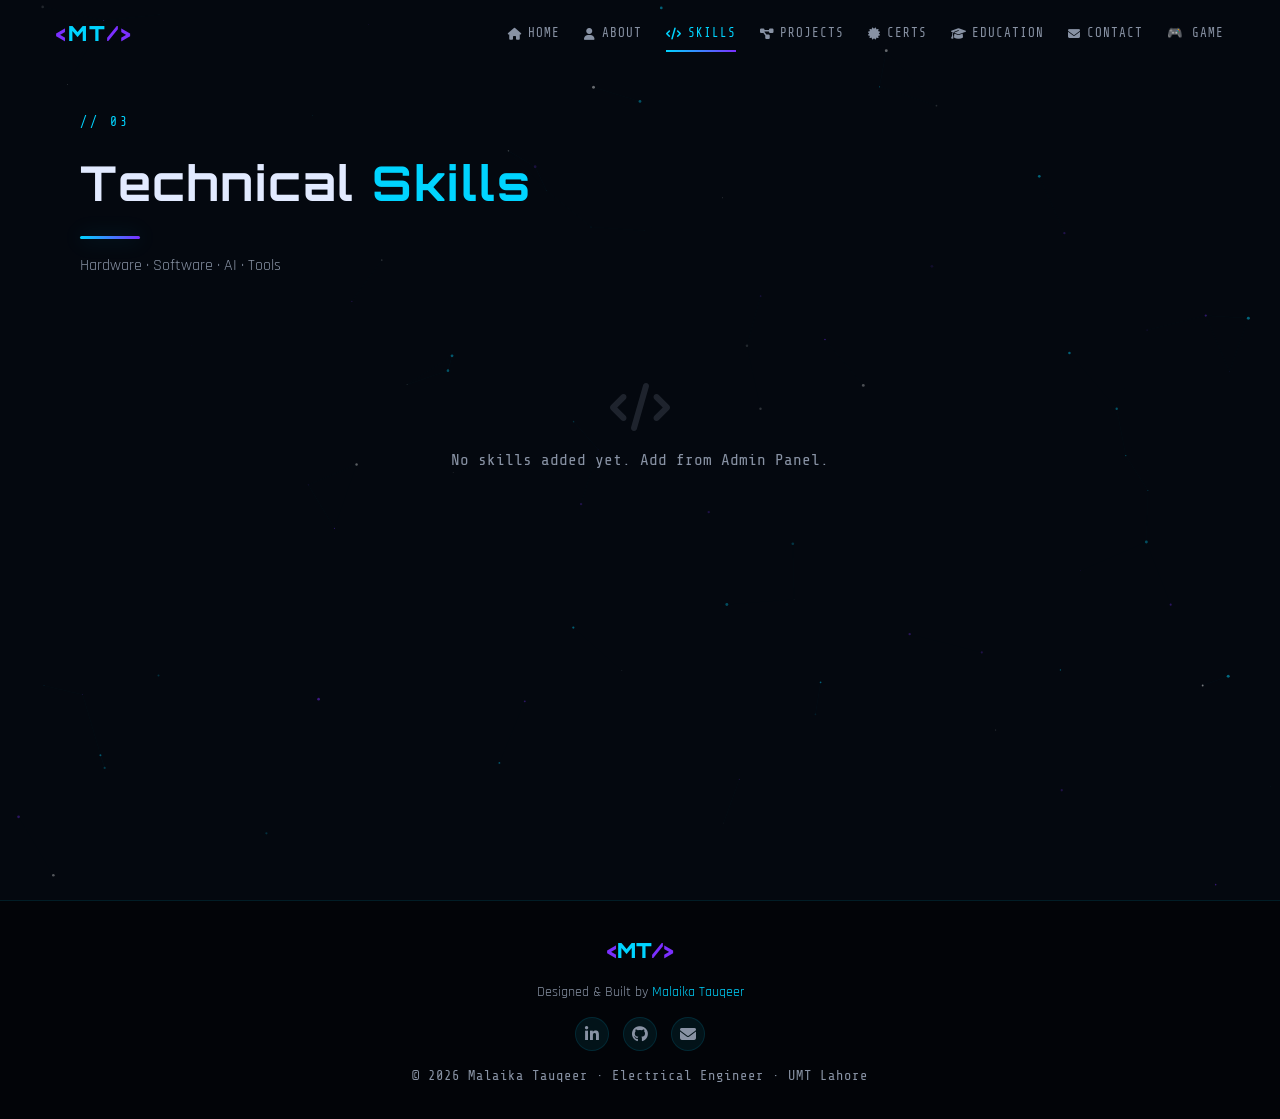
<file: skills.html>
<!DOCTYPE html>
<html lang="en">
<head>
  <meta charset="UTF-8"/><meta name="viewport" content="width=device-width,initial-scale=1.0"/>
  <title>Skills | Malaika Tauqeer</title>
  <link rel="stylesheet" href="styles.css"/>
  <link href="https://fonts.googleapis.com/css2?family=Orbitron:wght@400;700;900&family=Rajdhani:wght@300;400;600;700&family=Share+Tech+Mono&display=swap" rel="stylesheet"/>
  <link rel="stylesheet" href="https://cdnjs.cloudflare.com/ajax/libs/font-awesome/6.5.0/css/all.min.css"/>
</head>
<body>
<canvas id="bgCanvas"></canvas>
<div class="page">
  <div class="pg-head reveal">
    <span class="pg-tag">// 03</span>
    <h1 class="pg-title">Technical <span class="cyan-text">Skills</span></h1>
    <div class="pg-line"></div>
    <p class="pg-sub">Hardware · Software · AI · Tools</p>
  </div>
  <div class="skills-grid" id="skillsGrid"></div>
  <div class="badges-wrap reveal" id="badgesWrap" style="margin-top:1.5rem;"></div>
</div>

<footer class="footer">
  <div class="footer-in">
    <a href="index.html" class="footer-logo"><span class="bracket">&lt;</span>MT<span class="bracket">/&gt;</span></a>
    <p>Designed &amp; Built by <span class="cyan-text">Malaika Tauqeer</span></p>
    <div class="footer-socs">
      <a href="https://www.linkedin.com/in/malaika-tauqeer-a364b62b9" target="_blank"><i class="fab fa-linkedin-in"></i></a>
      <a href="https://github.com/malaika-09" target="_blank"><i class="fab fa-github"></i></a>
      <a href="mailto:malaikatauqeer00917@gmail.com"><i class="fas fa-envelope"></i></a>
    </div>
    <p class="copy">© 2026 Malaika Tauqeer · Electrical Engineer · UMT Lahore</p>
  </div>
</footer>

<script src="nav.js"></script>
<script>
document.addEventListener('DOMContentLoaded', () => {
  const data = JSON.parse(localStorage.getItem('mt_skills') || '[]');
  const grid   = document.getElementById('skillsGrid');
  const badges = document.getElementById('badgesWrap');

  if (!data.length) {
    grid.innerHTML = `<div style="grid-column:1/-1;text-align:center;padding:3rem;color:var(--muted);"><i class="fas fa-code" style="font-size:3rem;opacity:.2;display:block;margin-bottom:1rem;"></i><p style="font-family:var(--fm);">No skills added yet. Add from Admin Panel.</p></div>`;
    return;
  }

  const catIcons = {
    'Embedded Systems':     'fas fa-microchip',
    'IoT & Connectivity':   'fas fa-wifi',
    'Programming':          'fab fa-python',
    'Electrical Engineering':'fas fa-bolt',
    'EE Tools & Software':  'fas fa-tools',
    'Dev Tools':            'fas fa-code-branch'
  };

  // Group by category
  const cats = {};
  data.forEach(s => {
    if (!cats[s.category]) cats[s.category] = [];
    cats[s.category].push(s);
  });

  grid.innerHTML = Object.entries(cats).map(([cat, skills]) => `
    <div class="skill-cat glass reveal">
      <div class="sc-head">
        <i class="${catIcons[cat] || 'fas fa-code'}"></i>
        <h3>${cat}</h3>
      </div>
      <div class="sklist">
        ${skills.map(s => `
          <div class="ski">
            <span>${s.name}</span>
            <div class="sb"><div class="sf" data-w="${s.level}"></div></div>
          </div>`).join('')}
      </div>
    </div>`).join('');

  badges.innerHTML = data.map(s => `<span class="badge">${s.name}</span>`).join('');

  // Skill bar animation
  const barObs = new IntersectionObserver(entries => {
    entries.forEach(e => {
      if (e.isIntersecting) {
        e.target.querySelectorAll('.sf').forEach(b => setTimeout(() => b.style.width = b.dataset.w + '%', 200));
        barObs.unobserve(e.target);
      }
    });
  }, { threshold: 0.2 });

  // Reveal animation
  const revObs = new IntersectionObserver(entries => {
    entries.forEach(e => { if (e.isIntersecting) { e.target.classList.add('visible'); revObs.unobserve(e.target); }});
  }, { threshold: 0.1 });

  grid.querySelectorAll('.skill-cat').forEach(el => { barObs.observe(el); revObs.observe(el); });
});
</script>
</body>
</html>
</file>
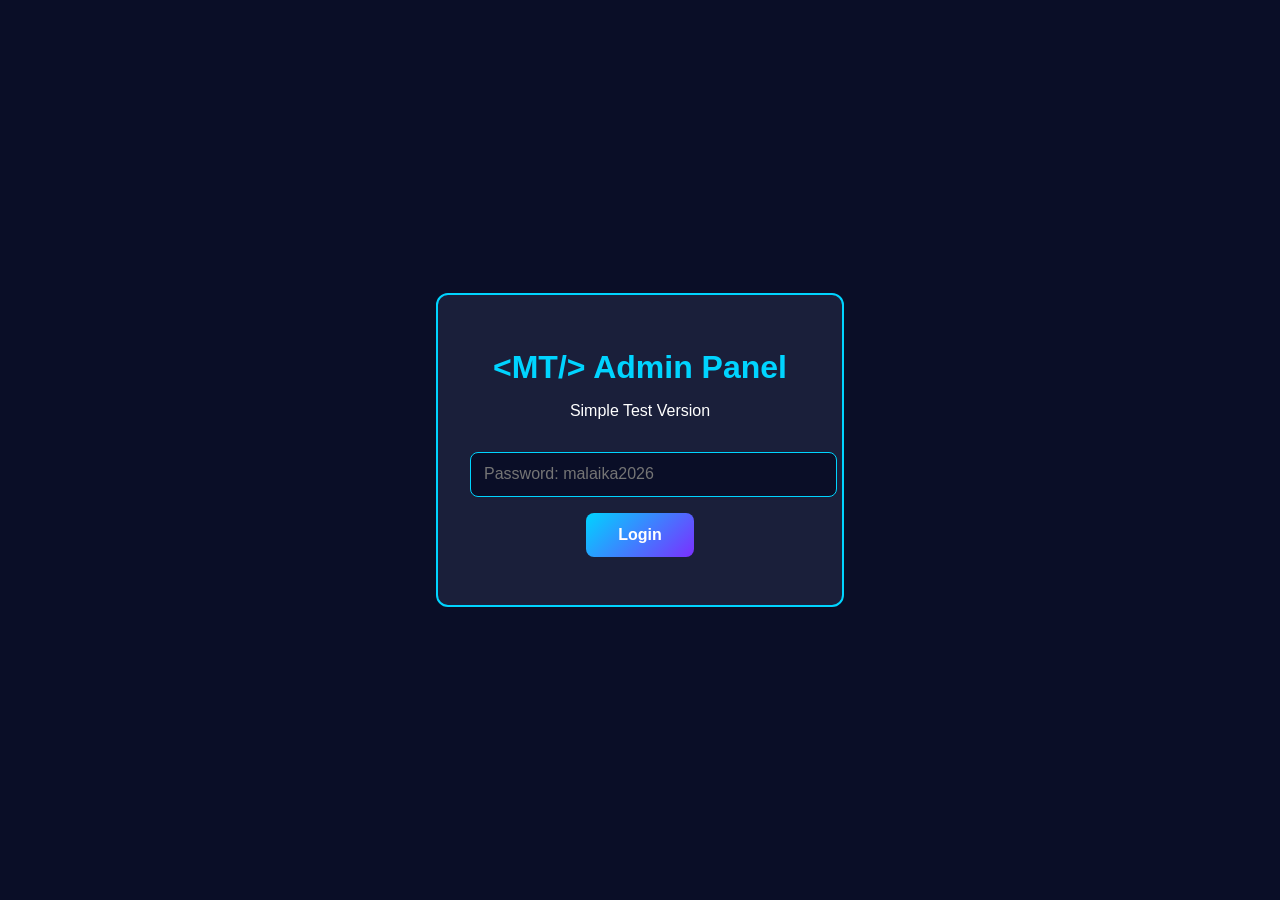
<file: test-admin.html>
<!DOCTYPE html>
<html lang="en">
<head>
  <meta charset="UTF-8"/>
  <title>Admin Test</title>
  <style>
    body { 
      margin: 0; 
      background: #0a0e27; 
      color: #fff; 
      font-family: Arial, sans-serif;
      display: flex;
      align-items: center;
      justify-content: center;
      min-height: 100vh;
    }
    .test-box {
      background: #1a1f3a;
      border: 2px solid #00d4ff;
      border-radius: 12px;
      padding: 2rem;
      text-align: center;
      max-width: 400px;
    }
    h1 { color: #00d4ff; margin-bottom: 1rem; }
    input { 
      width: 100%; 
      padding: 0.8rem; 
      margin: 1rem 0;
      background: #0a0e27;
      border: 1px solid #00d4ff;
      color: #fff;
      border-radius: 8px;
      font-size: 1rem;
    }
    button {
      background: linear-gradient(135deg, #00d4ff, #7b2fff);
      color: #fff;
      border: none;
      padding: 0.8rem 2rem;
      border-radius: 8px;
      cursor: pointer;
      font-size: 1rem;
      font-weight: bold;
    }
    button:hover { opacity: 0.9; }
    #message { margin-top: 1rem; color: #00d4ff; }
  </style>
</head>
<body>
  <div class="test-box">
    <h1>&lt;MT/&gt; Admin Panel</h1>
    <p>Simple Test Version</p>
    <input type="password" id="pw" placeholder="Password: malaika2026" />
    <button onclick="checkPw()">Login</button>
    <div id="message"></div>
  </div>

  <script>
    function checkPw() {
      const pw = document.getElementById('pw').value;
      const msg = document.getElementById('message');
      if (pw === 'malaika2026') {
        msg.innerHTML = '✅ Login successful! Redirecting...';
        msg.style.color = '#00ff88';
        setTimeout(() => {
          window.location.href = 'index.html';
        }, 1500);
      } else {
        msg.innerHTML = '❌ Wrong password!';
        msg.style.color = '#ff6b6b';
      }
    }
    // Enter key support
    document.getElementById('pw').addEventListener('keypress', (e) => {
      if (e.key === 'Enter') checkPw();
    });
  </script>
</body>
</html>
</file>
<file: styles.css>
/* =============================================
   MALAIKA TAUQEER — PORTFOLIO
   Multi-Page | Dark Animated | Professional
   ============================================= */

:root {
  --bg: #04080f;
  --bg2: #080f1e;
  --card: rgba(255,255,255,0.03);
  --card-h: rgba(0,212,255,0.06);
  --cyan: #00d4ff;
  --purple: #7b2fff;
  --pink: #ff4d9e;
  --green: #00ff88;
  --yellow: #ffd700;
  --text: #e2eaff;
  --muted: #8892a4;
  --border: rgba(0,212,255,0.12);
  --border-h: rgba(0,212,255,0.45);
  --glow: 0 0 20px rgba(0,212,255,0.25);
  --glow2: 0 0 40px rgba(0,212,255,0.5);
  --ff: 'Rajdhani', sans-serif;
  --fh: 'Orbitron', monospace;
  --fm: 'Share Tech Mono', monospace;
  --r: 12px;
}

*, *::before, *::after { box-sizing:border-box; margin:0; padding:0; }
html { scroll-behavior:smooth; }
body {
  font-family: var(--ff);
  background: var(--bg);
  color: var(--text);
  overflow-x: hidden;
  line-height: 1.7;
  min-height: 100vh;
}

/* Page transitions */
body { opacity:0; transition: opacity .35s ease; }
body.page-enter { opacity:1; }
body.page-exit  { opacity:0; }

::-webkit-scrollbar { width:5px; }
::-webkit-scrollbar-track { background:var(--bg); }
::-webkit-scrollbar-thumb { background:var(--cyan); border-radius:3px; }

#bgCanvas {
  position:fixed; top:0; left:0; width:100%; height:100%;
  z-index:0; pointer-events:none;
}

.cyan-text { color:var(--cyan); }
.bracket { color:var(--purple); }

/* ============================================
   NAVBAR
   ============================================ */
.navbar {
  position:fixed; top:0; left:0; right:0; z-index:1000;
  display:flex; align-items:center; justify-content:space-between;
  padding:1rem 3.5rem;
  transition:all .4s ease;
}
.navbar.scrolled {
  background:rgba(4,8,15,.96);
  backdrop-filter:blur(20px);
  border-bottom:1px solid var(--border);
  padding:.6rem 3.5rem;
  box-shadow:var(--glow);
}
.nav-logo {
  font-family:var(--fh); font-size:1.3rem; font-weight:900;
  color:var(--cyan); letter-spacing:2px; text-decoration:none;
}
.nav-links { list-style:none; display:flex; gap:1.5rem; }
.nl {
  text-decoration:none; color:var(--muted);
  font-family:var(--fm); font-size:.78rem;
  letter-spacing:1px; text-transform:uppercase;
  display:flex; align-items:center; gap:.35rem;
  position:relative; transition:color .3s;
  padding:.3rem 0;
}
.nl i { font-size:.75rem; }
.nl::after {
  content:''; position:absolute; bottom:-3px; left:0;
  width:0; height:2px;
  background:linear-gradient(90deg,var(--cyan),var(--purple));
  transition:width .3s ease;
}
.nl:hover,.nl.active { color:var(--cyan); }
.nl:hover::after,.nl.active::after { width:100%; }

.hamburger { display:none; flex-direction:column; gap:5px; cursor:pointer; z-index:1001; }
.hamburger span { display:block; width:24px; height:2px; background:var(--cyan); border-radius:2px; transition:all .3s; }

/* ============================================
   PAGE WRAPPER
   ============================================ */
.page {
  position:relative; z-index:1;
  padding:7rem 5rem 4rem;
  min-height:100vh;
}

/* Page header */
.pg-head { margin-bottom:3.5rem; }
.pg-tag { font-family:var(--fm); font-size:.8rem; color:var(--cyan); letter-spacing:3px; display:block; margin-bottom:.5rem; }
.pg-title { font-family:var(--fh); font-size:clamp(2rem,4vw,3rem); font-weight:700; letter-spacing:2px; margin-bottom:.8rem; }
.pg-line { width:60px; height:3px; background:linear-gradient(90deg,var(--cyan),var(--purple)); border-radius:2px; box-shadow:var(--glow); }
.pg-sub { color:var(--muted); font-size:1rem; margin-top:.8rem; max-width:600px; }

/* Glass card */
.glass {
  background:var(--card); border:1px solid var(--border);
  border-radius:var(--r); backdrop-filter:blur(10px);
  transition:all .35s ease;
}
.glass:hover { border-color:var(--border-h); background:var(--card-h); box-shadow:var(--glow); transform:translateY(-4px); }

/* Reveal */
.reveal { opacity:0; transform:translateY(40px); transition:opacity .7s ease,transform .7s ease; }
.reveal.visible { opacity:1; transform:translateY(0); }

/* Buttons */
.btn-prim,.btn-out,.btn-game,.btn-dl {
  display:inline-flex; align-items:center; gap:.5rem;
  padding:.72rem 1.8rem; border-radius:5px;
  font-family:var(--fm); font-size:.82rem; font-weight:700;
  letter-spacing:1px; text-transform:uppercase;
  text-decoration:none; cursor:pointer; border:none;
  transition:all .3s ease;
}
.btn-prim { background:linear-gradient(135deg,var(--cyan),var(--purple)); color:#04080f; box-shadow:0 4px 20px rgba(0,212,255,.3); }
.btn-prim:hover { transform:translateY(-3px); box-shadow:0 8px 30px rgba(0,212,255,.55); }
.btn-out  { background:transparent; color:var(--cyan); border:1px solid var(--cyan); }
.btn-out:hover { background:rgba(0,212,255,.1); transform:translateY(-3px); box-shadow:var(--glow); }
.btn-game { background:linear-gradient(135deg,var(--purple),var(--pink)); color:#fff; box-shadow:0 4px 20px rgba(123,47,255,.35); }
.btn-game:hover { transform:translateY(-3px); box-shadow:0 8px 30px rgba(123,47,255,.6); }
.btn-dl   { background:linear-gradient(135deg,var(--green),var(--cyan)); color:#04080f; box-shadow:0 4px 20px rgba(0,255,136,.3); }
.btn-dl:hover { transform:translateY(-3px); box-shadow:0 8px 30px rgba(0,255,136,.5); }
.btn-full { width:100%; justify-content:center; }

/* Badges */
.badge {
  background:rgba(0,212,255,.07); border:1px solid rgba(0,212,255,.2);
  color:var(--cyan); padding:.38rem 1rem; border-radius:50px;
  font-family:var(--fm); font-size:.78rem; letter-spacing:1px;
  transition:all .3s ease; cursor:default;
}
.badge:hover { background:rgba(0,212,255,.18); box-shadow:var(--glow); transform:translateY(-2px); }

/* Stats row */
.stats-row {
  display:flex; justify-content:center; align-items:center;
  gap:3rem; flex-wrap:wrap;
  background:var(--card); border:1px solid var(--border);
  border-radius:var(--r); padding:2rem;
}
.stat { text-align:center; }
.snum { font-family:var(--fh); font-size:2.5rem; font-weight:900; color:var(--cyan); text-shadow:0 0 20px rgba(0,212,255,.4); }
.slabel { font-family:var(--fm); font-size:.72rem; color:var(--muted); letter-spacing:2px; text-transform:uppercase; margin-top:.3rem; display:block; }
.sdiv { width:1px; height:50px; background:var(--border); }

/* Socials */
.socials { display:flex; gap:.9rem; }
.soc {
  width:42px; height:42px; display:flex; align-items:center; justify-content:center;
  background:rgba(0,212,255,.07); border:1px solid var(--border);
  border-radius:50%; color:var(--muted); text-decoration:none; font-size:1rem;
  transition:all .3s ease;
}
.soc:hover { color:var(--cyan); border-color:var(--cyan); box-shadow:var(--glow); transform:translateY(-3px); }

/* Tags */
.tags { display:flex; flex-wrap:wrap; gap:.45rem; }
.tags span,.exp-tags span,.ptags span,.edu-tags span,.timeline-tags span {
  background:rgba(0,212,255,.06); border:1px solid rgba(0,212,255,.18);
  color:var(--cyan); padding:.2rem .65rem;
  border-radius:4px; font-family:var(--fm); font-size:.73rem;
}
.ptags span { background:rgba(123,47,255,.1); border-color:rgba(123,47,255,.28); color:#a78bfa; }
.edu-tags span { background:rgba(123,47,255,.08); border-color:rgba(123,47,255,.22); color:#a78bfa; }

/* ============================================
   HOME PAGE
   ============================================ */
.hero {
  min-height:100vh; display:flex; align-items:center;
  justify-content:center; gap:4rem; padding:6rem 5rem 3rem;
  position:relative; z-index:1;
}
.hero-left { flex:1; max-width:580px; animation:fadeLeft 1s ease both; }
.available-badge {
  display:inline-flex; align-items:center; gap:.6rem;
  background:rgba(0,255,136,.08); border:1px solid rgba(0,255,136,.25);
  padding:.35rem 1.1rem; border-radius:50px;
  font-family:var(--fm); font-size:.78rem; color:var(--green); letter-spacing:1px;
  margin-bottom:1.4rem;
}
.dot { width:8px; height:8px; background:var(--green); border-radius:50%; animation:pulse 2s infinite; }
@keyframes pulse { 0%,100%{box-shadow:0 0 0 0 rgba(0,255,136,.5)} 50%{box-shadow:0 0 0 8px rgba(0,255,136,0)} }
.hi { font-family:var(--fm); font-size:1rem; color:var(--muted); letter-spacing:3px; margin-bottom:.4rem; }
.hero-name {
  font-family:var(--fh); font-size:clamp(2.8rem,6vw,4.8rem);
  font-weight:900; line-height:1.05; display:flex; flex-direction:column; margin-bottom:.8rem;
}
.hero-name .wt { background:linear-gradient(135deg,#fff 0%,#b8d4ff 100%); -webkit-background-clip:text; -webkit-text-fill-color:transparent; background-clip:text; }
.hero-name .ct { background:linear-gradient(135deg,var(--cyan) 0%,var(--purple) 100%); -webkit-background-clip:text; -webkit-text-fill-color:transparent; background-clip:text; }
.tw-wrap { font-family:var(--fm); font-size:clamp(1rem,2.5vw,1.25rem); color:var(--cyan); min-height:2rem; margin-bottom:1rem; }
.cur { animation:blink .9s step-end infinite; }
@keyframes blink { 0%,100%{opacity:1} 50%{opacity:0} }
.hero-sub { color:var(--muted); font-size:.97rem; line-height:1.8; margin-bottom:2rem; max-width:500px; }
.hero-btns { display:flex; gap:1rem; flex-wrap:wrap; margin-bottom:2.2rem; }

/* Orbital */
.hero-right { animation:fadeRight 1s ease both; }
.orbit-wrap { position:relative; width:380px; height:380px; }
.orb { position:absolute; border-radius:50%; top:50%; left:50%; transform:translate(-50%,-50%); }
.orb1 { width:190px; height:190px; border:1px solid rgba(0,212,255,.35); animation:spin 8s linear infinite; }
.orb2 { width:270px; height:270px; border:1px solid rgba(0,212,255,.15); animation:spin 14s linear infinite reverse; }
.orb3 { width:360px; height:360px; border:1px solid rgba(123,47,255,.18); animation:spin 22s linear infinite; }
@keyframes spin { from{transform:translate(-50%,-50%) rotate(0deg)} to{transform:translate(-50%,-50%) rotate(360deg)} }
.avatar-box { position:absolute; top:50%; left:50%; transform:translate(-50%,-50%); z-index:2; }
.avatar-inner {
  width:120px; height:120px; border-radius:50%;
  background:linear-gradient(135deg,rgba(0,212,255,.18),rgba(123,47,255,.18));
  border:2px solid var(--cyan);
  display:flex; align-items:center; justify-content:center;
  font-size:3.2rem; color:var(--cyan);
  overflow:hidden;
}
.avatar-inner img { width:100%; height:100%; object-fit:cover; border-radius:50%; }
.avatar-glow {
  position:absolute; top:50%; left:50%; transform:translate(-50%,-50%);
  width:145px; height:145px; border-radius:50%;
  background:radial-gradient(circle,rgba(0,212,255,.2) 0%,transparent 70%);
  animation:glowP 3s ease-in-out infinite;
}
@keyframes glowP { 0%,100%{transform:translate(-50%,-50%) scale(1);opacity:.6} 50%{transform:translate(-50%,-50%) scale(1.35);opacity:1} }
.od {
  position:absolute; top:50%; left:50%; width:36px; height:36px; margin:-18px;
  background:rgba(0,212,255,.1); border:1px solid var(--cyan); border-radius:50%;
  display:flex; align-items:center; justify-content:center; font-size:.9rem; color:var(--cyan);
}
.od1{animation:od1 8s linear infinite} .od2{animation:od2 14s linear infinite reverse}
.od3{animation:od3 14s linear infinite} .od4{animation:od4 22s linear infinite reverse}
@keyframes od1{from{transform:rotate(0deg) translateX(95px) rotate(0deg)}to{transform:rotate(360deg) translateX(95px) rotate(-360deg)}}
@keyframes od2{from{transform:rotate(90deg) translateX(135px) rotate(-90deg)}to{transform:rotate(450deg) translateX(135px) rotate(-450deg)}}
@keyframes od3{from{transform:rotate(200deg) translateX(135px) rotate(-200deg)}to{transform:rotate(560deg) translateX(135px) rotate(-560deg)}}
@keyframes od4{from{transform:rotate(300deg) translateX(180px) rotate(-300deg)}to{transform:rotate(660deg) translateX(180px) rotate(-660deg)}}

.scroll-hint {
  position:absolute; bottom:1.8rem; left:50%; transform:translateX(-50%);
  display:flex; flex-direction:column; align-items:center; gap:.4rem;
  color:var(--muted); font-family:var(--fm); font-size:.72rem; letter-spacing:2px;
}
.sarrow { width:18px; height:18px; border-right:2px solid var(--cyan); border-bottom:2px solid var(--cyan); transform:rotate(45deg); animation:bounce 2s infinite; }
@keyframes bounce { 0%,100%{transform:rotate(45deg) translateY(0)} 50%{transform:rotate(45deg) translateY(6px)} }

/* Quick nav cards on home */
.quick-nav { display:grid; grid-template-columns:repeat(auto-fit,minmax(180px,1fr)); gap:1.2rem; margin-top:3rem; }
.qn-card {
  display:flex; flex-direction:column; align-items:center; gap:.7rem;
  padding:1.5rem 1rem; text-decoration:none;
  background:var(--card); border:1px solid var(--border);
  border-radius:var(--r); color:var(--text);
  transition:all .3s ease; text-align:center;
}
.qn-card:hover { border-color:var(--border-h); background:var(--card-h); box-shadow:var(--glow); transform:translateY(-5px); color:var(--cyan); }
.qn-card i { font-size:1.8rem; color:var(--cyan); }
.qn-card span { font-family:var(--fm); font-size:.82rem; letter-spacing:1px; text-transform:uppercase; }

/* ============================================
   ABOUT PAGE
   ============================================ */
.about-grid { display:grid; grid-template-columns:repeat(auto-fit,minmax(270px,1fr)); gap:1.8rem; margin-bottom:3rem; }
.acard { padding:2rem; text-align:center; }
.aicon { width:58px; height:58px; background:linear-gradient(135deg,rgba(0,212,255,.12),rgba(123,47,255,.12)); border:1px solid var(--border); border-radius:50%; display:flex; align-items:center; justify-content:center; font-size:1.4rem; color:var(--cyan); margin:0 auto 1.1rem; }
.acard h3 { font-family:var(--fh); font-size:1rem; letter-spacing:1px; margin-bottom:.8rem; }
.acard p { color:var(--muted); font-size:.95rem; line-height:1.8; }
.acard p strong { color:var(--cyan); }

/* Experience timeline */
.exp-timeline { position:relative; }
.exp-timeline::before { content:''; position:absolute; left:18px; top:0; bottom:0; width:2px; background:linear-gradient(180deg,var(--cyan),var(--purple)); opacity:.25; }
.exp-item { position:relative; padding-left:65px; margin-bottom:2rem; }
.exp-dot { position:absolute; left:10px; top:28px; width:18px; height:18px; background:var(--cyan); border-radius:50%; box-shadow:0 0 12px rgba(0,212,255,.6); }
.exp-card { padding:1.8rem; }
.exp-top { display:flex; align-items:flex-start; gap:1.2rem; margin-bottom:1rem; flex-wrap:wrap; }
.exp-icon { width:48px; height:48px; flex-shrink:0; background:linear-gradient(135deg,rgba(0,212,255,.12),rgba(123,47,255,.12)); border:1px solid var(--border); border-radius:50%; display:flex; align-items:center; justify-content:center; font-size:1.2rem; color:var(--cyan); }
.exp-meta { flex:1; }
.exp-meta h3 { font-family:var(--fh); font-size:1rem; letter-spacing:1px; margin-bottom:.25rem; }
.exp-company { display:block; color:var(--cyan); font-size:.9rem; margin-bottom:.2rem; }
.exp-date { display:block; color:var(--muted); font-family:var(--fm); font-size:.78rem; }
.exp-badge { padding:.25rem .75rem; border-radius:50px; font-family:var(--fm); font-size:.72rem; background:rgba(0,212,255,.1); border:1px solid rgba(0,212,255,.3); color:var(--cyan); white-space:nowrap; align-self:flex-start; margin-top:.2rem; }
.ta-badge { background:rgba(123,47,255,.1); border-color:rgba(123,47,255,.3); color:#a78bfa; }
.amz-badge { background:rgba(255,153,0,.1); border-color:rgba(255,153,0,.3); color:#ff9900; }
.ieee-badge { background:rgba(0,100,210,.1); border-color:rgba(0,100,210,.3); color:#4da6ff; }
.present-badge { background:rgba(0,255,136,.1); border-color:rgba(0,255,136,.3); color:var(--green); }
.exp-card > p { color:var(--muted); font-size:.94rem; line-height:1.75; margin-bottom:1rem; }
.exp-tags { display:flex; flex-wrap:wrap; gap:.5rem; }

/* ============================================
   SKILLS PAGE
   ============================================ */
.skills-grid { display:grid; grid-template-columns:repeat(auto-fit,minmax(290px,1fr)); gap:1.8rem; margin-bottom:2.5rem; }
.skill-cat { padding:1.8rem; }
.sc-head { display:flex; align-items:center; gap:.9rem; margin-bottom:1.6rem; padding-bottom:.9rem; border-bottom:1px solid var(--border); }
.sc-head i { font-size:1.4rem; color:var(--cyan); }
.sc-head h3 { font-family:var(--fh); font-size:.95rem; letter-spacing:1px; }
.sklist { display:flex; flex-direction:column; gap:.95rem; }
.ski { display:flex; flex-direction:column; gap:.4rem; }
.ski span { font-family:var(--fm); font-size:.83rem; color:var(--muted); }
.sb { height:5px; background:rgba(255,255,255,.06); border-radius:3px; overflow:hidden; }
.sf { height:100%; width:0%; background:linear-gradient(90deg,var(--cyan),var(--purple)); border-radius:3px; transition:width 1.5s cubic-bezier(.4,0,.2,1); box-shadow:0 0 8px rgba(0,212,255,.4); }
.badges-wrap { display:flex; flex-wrap:wrap; gap:.7rem; justify-content:center; }

/* ============================================
   PROJECTS PAGE
   ============================================ */
.proj-grid { display:grid; grid-template-columns:repeat(auto-fit,minmax(320px,1fr)); gap:2rem; }
.proj-card { padding:0; overflow:hidden; display:flex; flex-direction:column; }
.proj-img {
  width:100%; height:180px; object-fit:cover;
  background:linear-gradient(135deg,rgba(0,212,255,.08),rgba(123,47,255,.08));
  display:flex; align-items:center; justify-content:center;
  font-size:3.5rem; color:var(--cyan); border-bottom:1px solid var(--border);
  position:relative; overflow:hidden;
}
.proj-img img { width:100%; height:100%; object-fit:cover; position:absolute; top:0; left:0; }
.proj-img .proj-img-icon { position:relative; z-index:1; }
.proj-img-overlay {
  position:absolute; top:0; left:0; right:0; bottom:0;
  background:rgba(4,8,15,.8); display:flex; align-items:center; justify-content:center;
  gap:1rem; opacity:0; transition:opacity .3s ease;
}
.proj-card:hover .proj-img-overlay { opacity:1; }
.proj-img-overlay a { color:#fff; font-size:1.3rem; text-decoration:none; transition:color .2s; }
.proj-img-overlay a:hover { color:var(--cyan); }
.proj-body { padding:1.5rem; display:flex; flex-direction:column; gap:.8rem; flex:1; }
.proj-body h3 { font-family:var(--fh); font-size:.97rem; letter-spacing:1px; }
.proj-body p { color:var(--muted); font-size:.9rem; line-height:1.7; flex:1; }
.proj-body p strong { color:var(--yellow); }
.ptags { display:flex; flex-wrap:wrap; gap:.45rem; }
.proj-doc-btn { margin-top:.5rem; }

/* ============================================
   CERTIFICATIONS PAGE
   ============================================ */
.cert-grid { display:grid; grid-template-columns:repeat(auto-fill,minmax(310px,1fr)); gap:1.2rem; }
.cert-card { padding:1.2rem 1.4rem; display:flex; align-items:center; gap:1.1rem; }
.cert-card:hover { transform:translateX(6px) translateY(-2px); }
.cert-icon { width:46px; height:46px; flex-shrink:0; border-radius:10px; display:flex; align-items:center; justify-content:center; font-size:1.2rem; }
.ai-icon  { background:rgba(0,212,255,.12); color:var(--cyan); }
.fin-icon { background:rgba(255,215,0,.1);  color:var(--yellow); }
.dev-icon { background:rgba(0,255,136,.1);  color:var(--green); }
.ml-icon  { background:rgba(123,47,255,.12);color:#a78bfa; }
.cv-icon  { background:rgba(255,77,158,.1); color:var(--pink); }
.rob-icon { background:rgba(0,212,255,.1);  color:var(--cyan); }
.lang-icon{ background:rgba(255,165,0,.1);  color:orange; }
.csr-icon { background:rgba(0,255,136,.08); color:var(--green); }
.amz-c-icon{ background:rgba(255,153,0,.1); color:#ff9900; }
.cert-info { flex:1; }
.cert-info h4 { font-size:.92rem; font-weight:700; margin-bottom:.2rem; }
.cert-org { display:block; font-family:var(--fm); font-size:.75rem; color:var(--cyan); }
.cert-date { display:block; font-family:var(--fm); font-size:.72rem; color:var(--muted); }
.cert-tag { padding:.2rem .6rem; border-radius:50px; font-family:var(--fm); font-size:.68rem; background:rgba(0,212,255,.08); border:1px solid var(--border); color:var(--cyan); white-space:nowrap; }

/* ============================================
   EDUCATION PAGE
   ============================================ */
.edu-timeline { max-width:800px; margin:0 auto; position:relative; }
.edu-timeline::before { content:''; position:absolute; left:18px; top:0; bottom:0; width:2px; background:linear-gradient(180deg,var(--purple),var(--cyan)); opacity:.25; }
.edu-item { position:relative; padding-left:65px; margin-bottom:2.2rem; }
.edu-dot { position:absolute; left:10px; top:24px; width:18px; height:18px; background:var(--purple); border-radius:50%; box-shadow:0 0 12px rgba(123,47,255,.6); }
.edu-card { padding:2rem; }
.edu-year { font-family:var(--fm); font-size:.78rem; color:var(--cyan); letter-spacing:2px; display:block; margin-bottom:.6rem; }
.edu-card h3 { font-family:var(--fh); font-size:1.05rem; letter-spacing:1px; margin-bottom:.5rem; }
.edu-place { color:var(--purple); font-size:.9rem; margin-bottom:1rem; display:flex; align-items:center; gap:.5rem; }
.edu-stats { display:flex; gap:1.5rem; margin-bottom:.9rem; flex-wrap:wrap; }
.edu-stat { font-family:var(--fm); font-size:.82rem; color:var(--muted); }
.edu-stat strong { color:var(--cyan); font-size:1rem; }
.edu-card > p { color:var(--muted); font-size:.93rem; line-height:1.75; margin-bottom:1rem; }

/* Resume section */
.resume-box {
  max-width:600px; margin:3rem auto 0; text-align:center;
  padding:3rem; border:2px dashed rgba(0,212,255,.25);
  border-radius:var(--r); background:var(--card);
}
.resume-box i { font-size:3rem; color:var(--cyan); margin-bottom:1rem; display:block; }
.resume-box h3 { font-family:var(--fh); font-size:1.1rem; letter-spacing:2px; margin-bottom:.8rem; }
.resume-box p { color:var(--muted); font-size:.93rem; margin-bottom:1.8rem; }

/* ============================================
   CONTACT PAGE
   ============================================ */
.contact-wrap { display:grid; grid-template-columns:1fr 1.4fr; gap:2.5rem; max-width:960px; margin:0 auto; }
.contact-left { display:flex; flex-direction:column; gap:1.1rem; }
.cc { padding:1.1rem 1.4rem; display:flex; align-items:center; gap:1.1rem; }
.cc i { font-size:1.2rem; color:var(--cyan); width:28px; text-align:center; }
.cc div { display:flex; flex-direction:column; }
.cc span { font-family:var(--fm); font-size:.72rem; color:var(--muted); letter-spacing:1px; text-transform:uppercase; }
.cc a { color:var(--text); text-decoration:none; font-size:.92rem; transition:color .3s; word-break:break-all; }
.cc a:hover { color:var(--cyan); }
.contact-form { padding:2.2rem; display:flex; flex-direction:column; gap:1.1rem; }
.contact-form h3 { font-family:var(--fh); font-size:1rem; color:var(--cyan); letter-spacing:2px; }
.contact-form input,.contact-form textarea { background:rgba(255,255,255,.04); border:1px solid var(--border); border-radius:6px; padding:.85rem 1rem; color:var(--text); font-family:var(--ff); font-size:.93rem; outline:none; resize:none; transition:all .3s; }
.contact-form input:focus,.contact-form textarea:focus { border-color:var(--cyan); box-shadow:var(--glow); background:rgba(0,212,255,.04); }

/* ============================================
   GAME PAGE
   ============================================ */
.game-wrap { max-width:740px; margin:0 auto; }
.game-info-bar { display:flex; justify-content:space-around; background:var(--card); border:1px solid var(--border); border-radius:var(--r) var(--r) 0 0; padding:.8rem 2rem; font-family:var(--fm); font-size:.9rem; color:var(--muted); }
.game-info-bar strong { color:var(--cyan); font-size:1.1rem; }
#gameCanvas { display:block; width:100%; background:#000814; border-left:1px solid var(--border); border-right:1px solid var(--border); cursor:crosshair; }
.game-controls-bar { display:flex; align-items:center; gap:1rem; flex-wrap:wrap; background:var(--card); border:1px solid var(--border); border-radius:0 0 var(--r) var(--r); padding:.9rem 1.5rem; }
.game-hint { font-family:var(--fm); font-size:.75rem; color:var(--muted); margin-left:auto; }
.mobile-controls { display:flex; justify-content:center; gap:1rem; margin-top:1rem; }
.mc-btn { background:rgba(0,212,255,.1); border:1px solid var(--cyan); color:var(--cyan); padding:.7rem 1.5rem; border-radius:8px; font-size:1.1rem; cursor:pointer; transition:all .2s; font-family:var(--fm); }
.mc-btn:active,.mc-btn:hover { background:rgba(0,212,255,.25); transform:scale(.96); }
.mc-fire { background:rgba(255,77,158,.1); border-color:var(--pink); color:var(--pink); }
.mc-fire:active,.mc-fire:hover { background:rgba(255,77,158,.25); }

/* ============================================
   FOOTER
   ============================================ */
.footer { position:relative; z-index:1; background:rgba(0,0,0,.45); border-top:1px solid var(--border); padding:2rem; }
.footer-in { display:flex; flex-direction:column; align-items:center; gap:.8rem; }
.footer-logo { font-family:var(--fh); font-size:1.3rem; font-weight:900; color:var(--cyan); text-decoration:none; }
.footer p { color:var(--muted); font-size:.85rem; }
.footer-socs { display:flex; gap:.9rem; }
.footer-socs a { width:34px; height:34px; border-radius:50%; background:rgba(0,212,255,.07); border:1px solid var(--border); display:flex; align-items:center; justify-content:center; color:var(--muted); text-decoration:none; transition:all .3s; }
.footer-socs a:hover { color:var(--cyan); border-color:var(--cyan); box-shadow:var(--glow); }
.copy { font-family:var(--fm); font-size:.72rem; letter-spacing:1px; }

/* ============================================
   ANIMATIONS
   ============================================ */
@keyframes fadeLeft  { from{opacity:0;transform:translateX(-60px)} to{opacity:1;transform:translateX(0)} }
@keyframes fadeRight { from{opacity:0;transform:translateX(60px)}  to{opacity:1;transform:translateX(0)} }
@keyframes fadeInUp  { from{opacity:0;transform:translateY(30px)}  to{opacity:1;transform:translateY(0)} }

/* ============================================
   RESPONSIVE
   ============================================ */
@media(max-width:1024px) {
  .hero,.page { padding-left:2.5rem; padding-right:2.5rem; }
  .navbar,.navbar.scrolled { padding-left:2rem; padding-right:2rem; }
}
@media(max-width:860px) {
  .hero { flex-direction:column; padding-top:7rem; text-align:center; }
  .hero-left .socials,.hero-left .hero-btns { justify-content:center; }
  .orbit-wrap { width:260px; height:260px; }
  .orb1{width:120px;height:120px} .orb2{width:185px;height:185px} .orb3{width:252px;height:252px}
  .contact-wrap { grid-template-columns:1fr; }
  .stats-row { gap:1.5rem; }
  .sdiv { display:none; }
  .nav-links { display:none; position:fixed; top:0;left:0;right:0;bottom:0; background:rgba(4,8,15,.98); flex-direction:column; align-items:center; justify-content:center; gap:2rem; }
  .nav-links.open { display:flex; }
  .hamburger { display:flex; }
  .page { padding:5rem 1.5rem 3rem; }
}
@media(max-width:560px) {
  .proj-grid,.skills-grid,.about-grid,.cert-grid { grid-template-columns:1fr; }
  .quick-nav { grid-template-columns:repeat(2,1fr); }
  .hero-name { font-size:2.4rem; }
}
</file>
